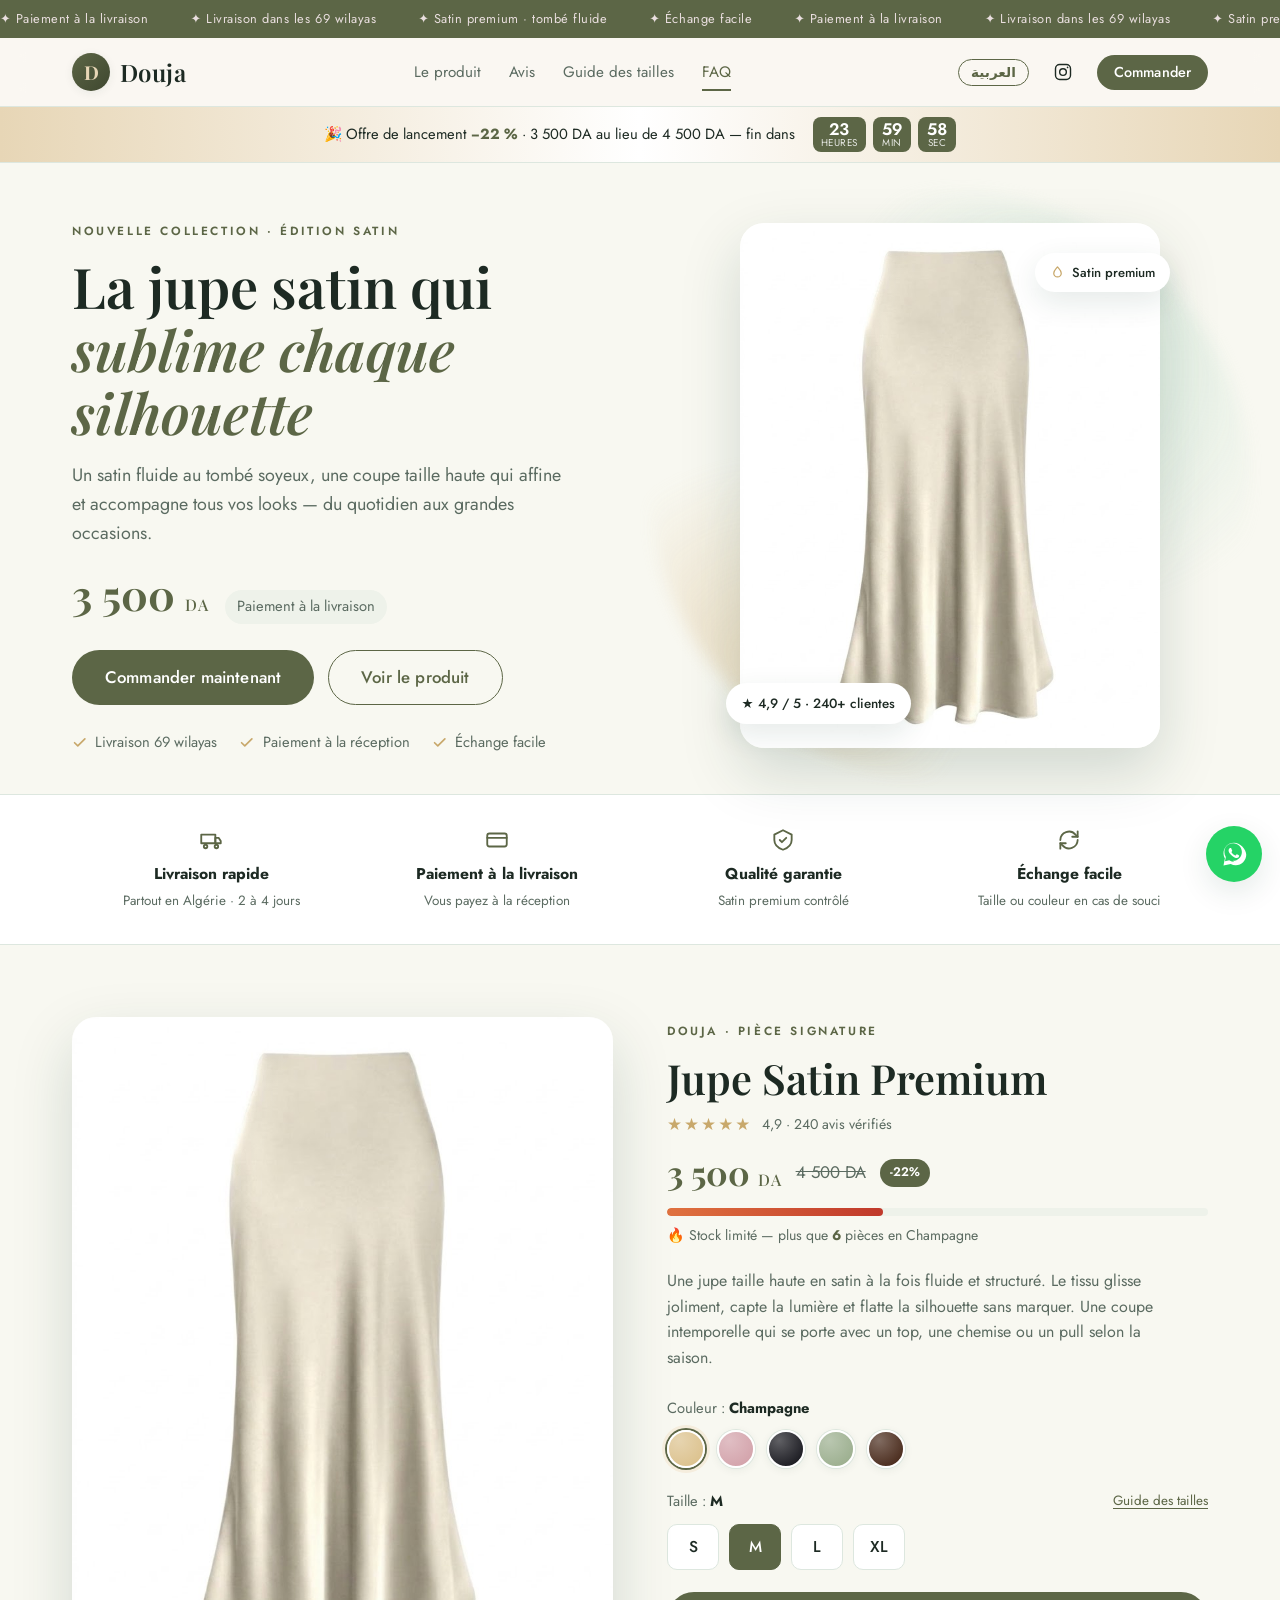
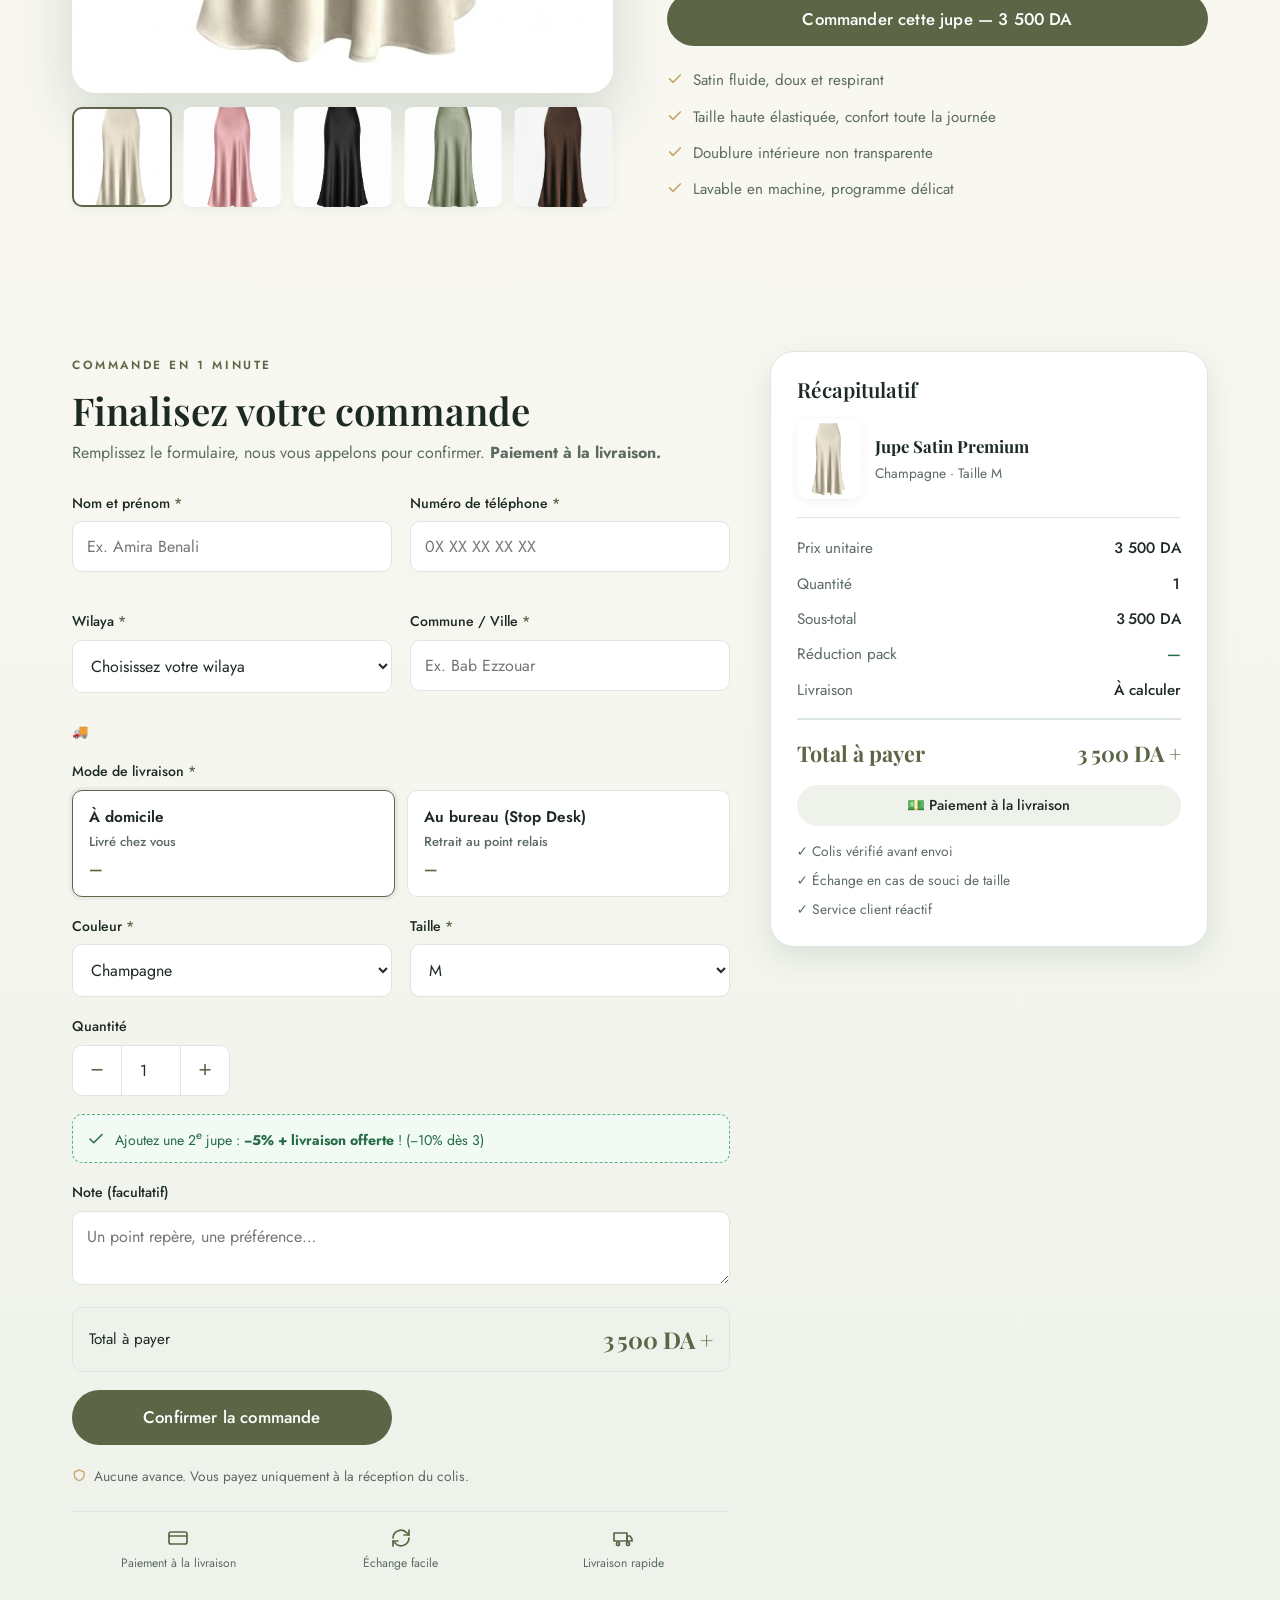
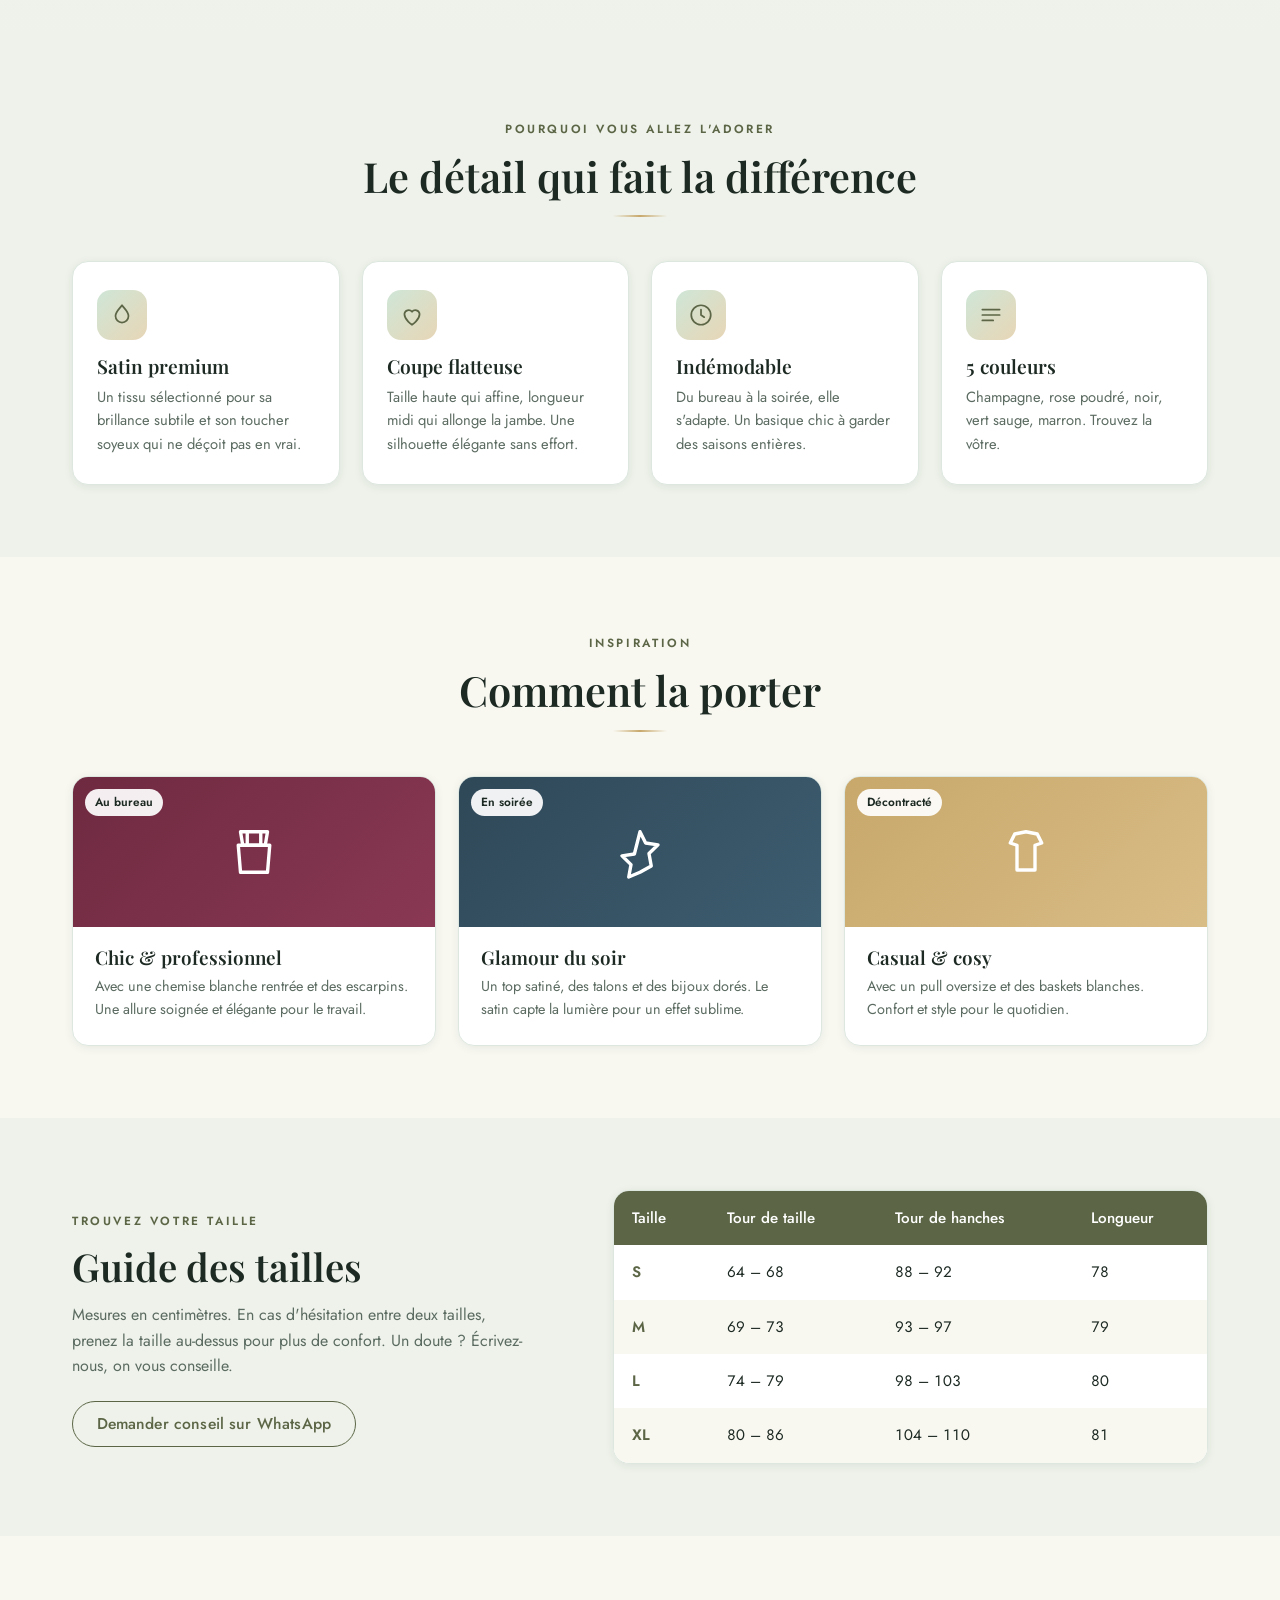
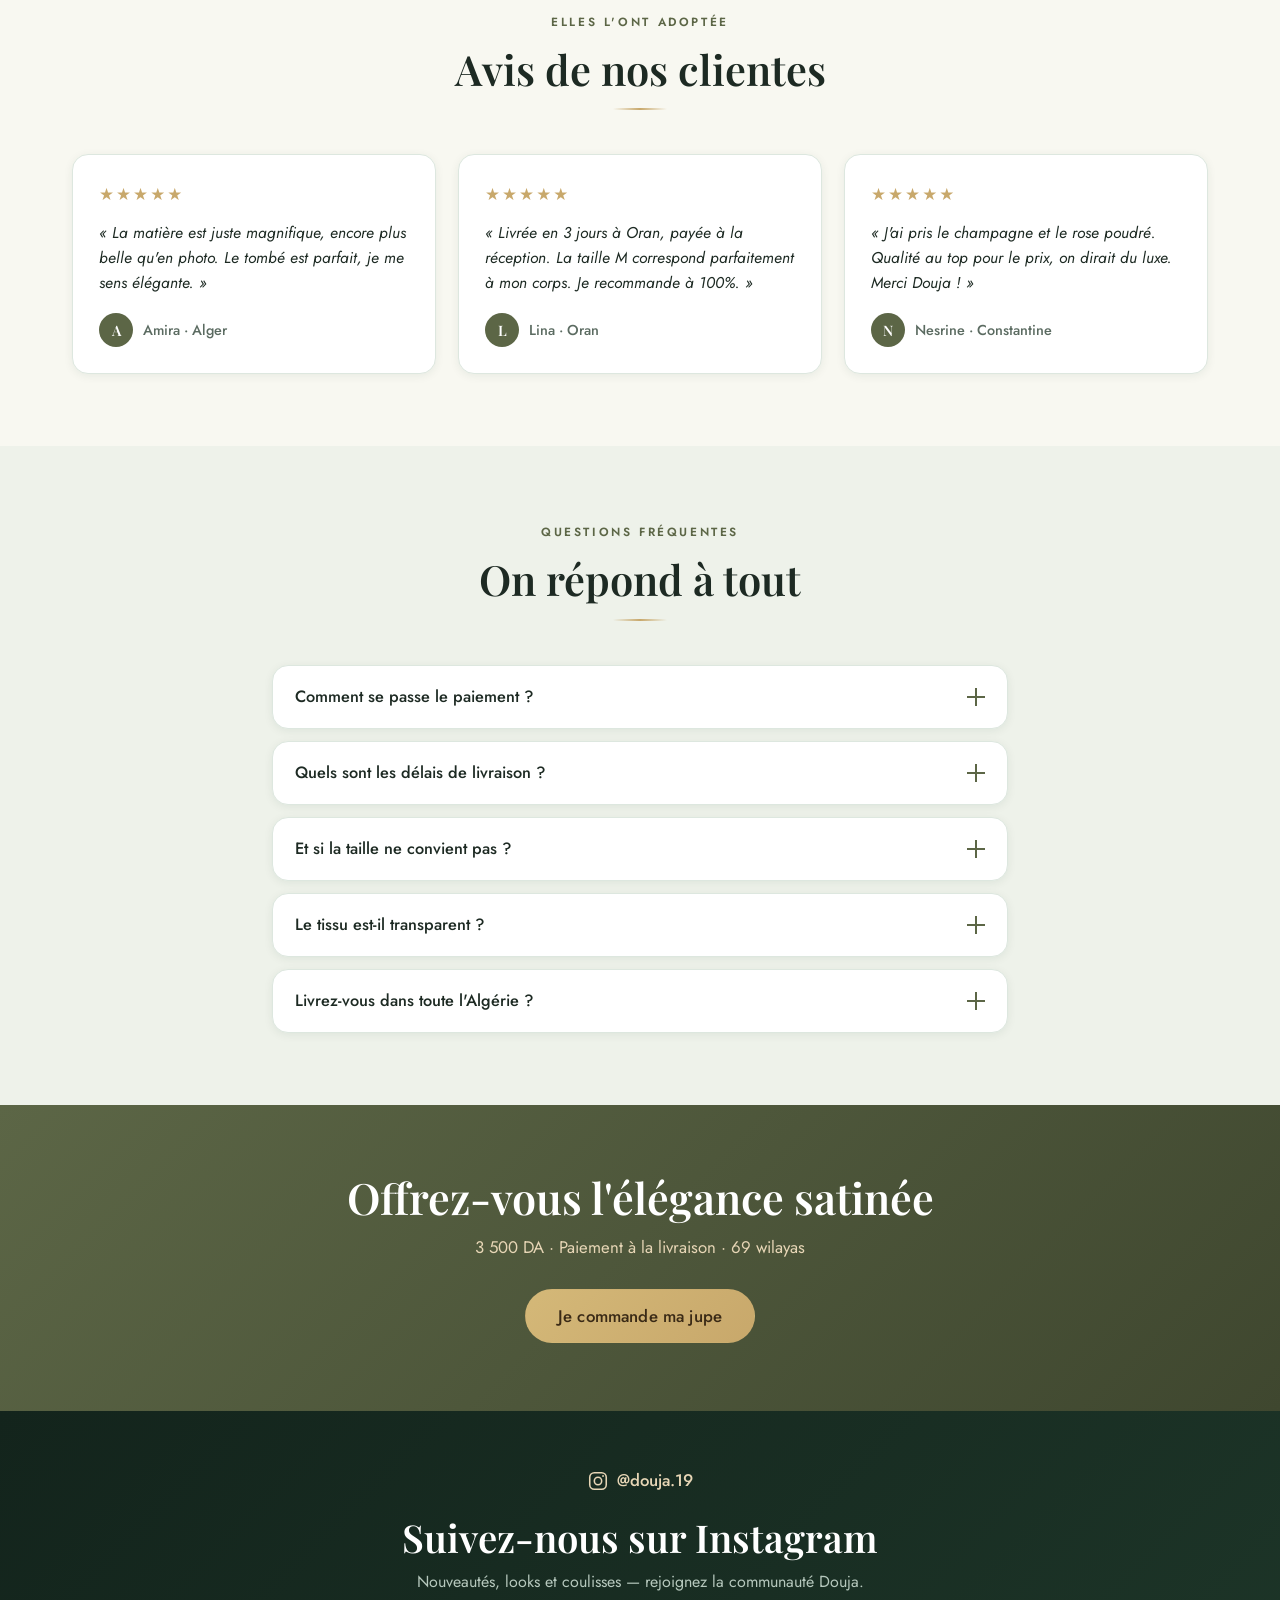
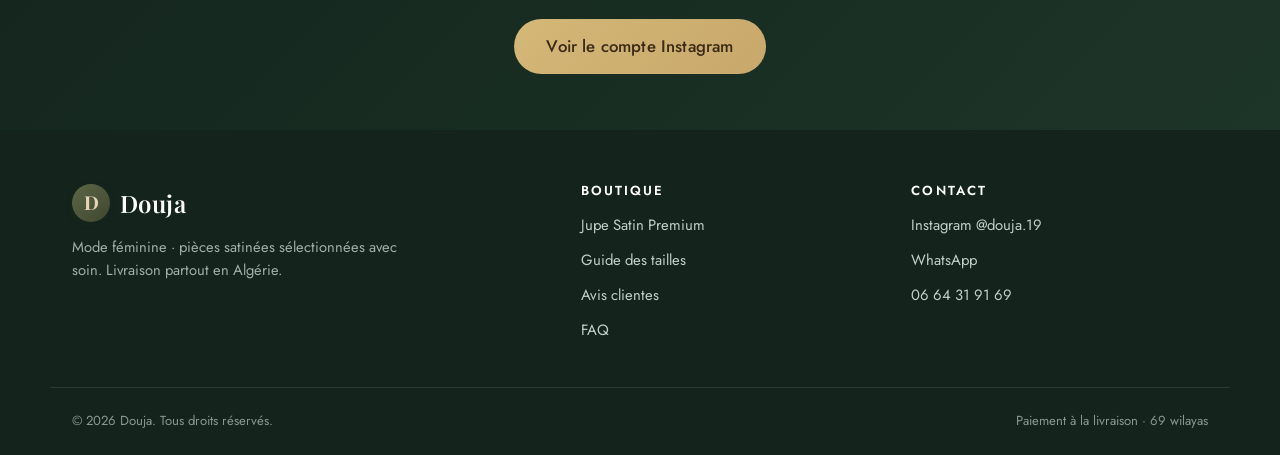
<file: index.html>
<!DOCTYPE html>
<html lang="fr">
<head>
<meta charset="UTF-8" />
<meta name="viewport" content="width=device-width, initial-scale=1" />
<title>Douja · Jupe Satin Premium — 3500 DA | Livraison 69 wilayas</title>
<meta name="description" content="Jupe en satin premium au tombé fluide et élégant. 3500 DA. Paiement à la livraison partout en Algérie. Commandez en 1 minute." />
<meta name="theme-color" content="#5c6646" />
<meta name="robots" content="index, follow" />
<link rel="canonical" href="https://youcef1712.github.io/douja-boutique/" />

<!-- Open Graph (partage Instagram / WhatsApp / Facebook) -->
<meta property="og:type" content="product" />
<meta property="og:site_name" content="Douja" />
<meta property="og:title" content="Jupe Satin Premium — Douja" />
<meta property="og:description" content="Élégance satinée · 3500 DA · Paiement à la livraison · 69 wilayas" />
<meta property="og:image" content="https://youcef1712.github.io/douja-boutique/images/og.svg" />
<meta property="og:image:width" content="1200" />
<meta property="og:image:height" content="630" />
<meta property="og:url" content="https://youcef1712.github.io/douja-boutique/" />
<meta property="og:locale" content="fr_DZ" />
<meta property="og:locale:alternate" content="ar_DZ" />

<!-- Twitter Card -->
<meta name="twitter:card" content="summary_large_image" />
<meta name="twitter:title" content="Jupe Satin Premium — Douja" />
<meta name="twitter:description" content="Élégance satinée · 3500 DA · Paiement à la livraison · 69 wilayas" />
<meta name="twitter:image" content="https://youcef1712.github.io/douja-boutique/images/og.svg" />

<!-- Mobile / PWA -->
<meta name="apple-mobile-web-app-capable" content="yes" />
<meta name="apple-mobile-web-app-title" content="Douja" />
<meta name="mobile-web-app-capable" content="yes" />

<!-- Favicon (logo D) -->
<link rel="icon" href="data:image/svg+xml,%3Csvg xmlns='http://www.w3.org/2000/svg' viewBox='0 0 64 64'%3E%3Ccircle cx='32' cy='32' r='32' fill='%235c6646'/%3E%3Ctext x='32' y='45' font-family='Georgia,serif' font-size='40' fill='%23e7d6b6' text-anchor='middle'%3ED%3C/text%3E%3C/svg%3E" />
<link rel="apple-touch-icon" href="data:image/svg+xml,%3Csvg xmlns='http://www.w3.org/2000/svg' viewBox='0 0 64 64'%3E%3Ccircle cx='32' cy='32' r='32' fill='%235c6646'/%3E%3Ctext x='32' y='45' font-family='Georgia,serif' font-size='40' fill='%23e7d6b6' text-anchor='middle'%3ED%3C/text%3E%3C/svg%3E" />
<link rel="manifest" href="site.webmanifest" />

<!-- Données structurées (SEO / Google) -->
<script type="application/ld+json">
{
  "@context": "https://schema.org/",
  "@type": "Product",
  "name": "Jupe Satin Premium",
  "description": "Jupe en satin premium, taille haute, tombé fluide. Disponible en 6 couleurs.",
  "brand": { "@type": "Brand", "name": "Douja" },
  "aggregateRating": { "@type": "AggregateRating", "ratingValue": "4.9", "reviewCount": "240" },
  "offers": {
    "@type": "Offer",
    "priceCurrency": "DZD",
    "price": "3500",
    "availability": "https://schema.org/InStock",
    "areaServed": "DZ"
  }
}
</script>

<link rel="preconnect" href="https://fonts.googleapis.com" />
<link rel="preconnect" href="https://fonts.gstatic.com" crossorigin />
<link href="https://fonts.googleapis.com/css2?family=Playfair+Display:ital,wght@0,500;0,600;0,700;1,500&family=Jost:wght@300;400;500;600&display=swap" rel="stylesheet" />
<link rel="stylesheet" href="css/styles.css" />
</head>
<body>

<!-- Barre d'annonce -->
<div class="announce">
  <div class="announce__track">
    <span data-i18n="ann.cod">✦ Paiement à la livraison</span>
    <span data-i18n="ann.deliver">✦ Livraison dans les 69 wilayas</span>
    <span data-i18n="ann.satin">✦ Satin premium · tombé fluide</span>
    <span data-i18n="ann.exchange">✦ Échange facile</span>
    <span data-i18n="ann.cod">✦ Paiement à la livraison</span>
    <span data-i18n="ann.deliver">✦ Livraison dans les 69 wilayas</span>
    <span data-i18n="ann.satin">✦ Satin premium · tombé fluide</span>
    <span data-i18n="ann.exchange">✦ Échange facile</span>
  </div>
</div>

<!-- Header -->
<header class="header" id="top">
  <div class="container header__inner">
    <a href="#top" class="brand" aria-label="Douja, accueil">
      <span class="brand__mark">D</span>
      <span class="brand__name">Douja</span>
    </a>
    <nav class="nav" aria-label="Navigation principale">
      <a href="#produit" data-i18n="nav.product">Le produit</a>
      <a href="#avis" data-i18n="nav.reviews">Avis</a>
      <a href="#guide" data-i18n="nav.sizes">Guide des tailles</a>
      <a href="#faq" data-i18n="nav.faq">FAQ</a>
    </nav>
    <div class="header__actions">
      <button class="lang-btn" id="langBtn" aria-label="Changer de langue / تغيير اللغة">العربية</button>
      <a class="icon-link" href="https://www.instagram.com/douja.19" target="_blank" rel="noopener" aria-label="Instagram Douja">
        <svg viewBox="0 0 24 24" width="20" height="20" fill="none" stroke="currentColor" stroke-width="1.7"><rect x="3" y="3" width="18" height="18" rx="5"/><circle cx="12" cy="12" r="4"/><circle cx="17.5" cy="6.5" r="1" fill="currentColor" stroke="none"/></svg>
      </a>
      <a class="btn btn--primary btn--sm" href="#order-form" data-i18n="cta.order">Commander</a>
    </div>
  </div>
</header>

<!-- Bande promo + compte à rebours -->
<div class="promo-strip">
  <div class="container promo-strip__inner">
    <span class="promo-strip__txt" data-i18n="promo.txt">🎉 Offre de lancement <b>−22 %</b> · 3 500 DA au lieu de 4 500 DA — fin dans</span>
    <span class="countdown" id="countdown" aria-label="Temps restant de l'offre">
      <span class="cd"><b id="cdH">00</b><small data-i18n="cd.hours">HEURES</small></span>
      <span class="cd"><b id="cdM">00</b><small data-i18n="cd.min">MIN</small></span>
      <span class="cd"><b id="cdS">00</b><small data-i18n="cd.sec">SEC</small></span>
    </span>
  </div>
</div>

<!-- Hero -->
<section class="hero">
  <div class="container hero__grid">
    <div class="hero__copy">
      <span class="eyebrow" data-i18n="hero.eyebrow">Nouvelle collection · Édition satin</span>
      <h1 data-i18n="hero.title">La jupe satin qui<br><em>sublime chaque silhouette</em></h1>
      <p class="lede" data-i18n="hero.lede">Un satin fluide au tombé soyeux, une coupe taille haute qui affine et accompagne tous vos looks — du quotidien aux grandes occasions.</p>

      <div class="hero__price">
        <span class="price">3 500 <small>DA</small></span>
        <span class="price-note" data-i18n="price.note">Paiement à la livraison</span>
      </div>

      <div class="hero__cta">
        <a href="#order-form" class="btn btn--primary btn--lg" data-i18n="hero.cta1">Commander maintenant</a>
        <a href="#produit" class="btn btn--ghost btn--lg" data-i18n="hero.cta2">Voir le produit</a>
      </div>

      <ul class="hero__trust">
        <li><svg viewBox="0 0 24 24" class="ic"><path d="M20 6 9 17l-5-5"/></svg> <span data-i18n="hero.trust1">Livraison 69 wilayas</span></li>
        <li><svg viewBox="0 0 24 24" class="ic"><path d="M20 6 9 17l-5-5"/></svg> <span data-i18n="hero.trust2">Paiement à la réception</span></li>
        <li><svg viewBox="0 0 24 24" class="ic"><path d="M20 6 9 17l-5-5"/></svg> <span data-i18n="hero.trust3">Échange facile</span></li>
      </ul>
    </div>

    <div class="hero__visual">
      <div class="hero__card">
        <div class="product-photo" data-color="#dcc28e" id="heroPhoto" role="img" aria-label="Jupe satin"></div>
        <div class="hero__badge" data-i18n="hero.badge">★ 4,9 / 5 · 240+ clientes</div>
        <div class="hero__chip">
          <svg viewBox="0 0 24 24" fill="none" stroke="currentColor" stroke-width="2" stroke-linecap="round" stroke-linejoin="round"><path d="M12 3c3 4 6 6 6 10a6 6 0 0 1-12 0c0-4 3-6 6-10z"/></svg>
          <span data-i18n="hero.chip">Satin premium</span>
        </div>
      </div>
      <div class="hero__blob"></div>
    </div>
  </div>
</section>

<!-- Bandeau de confiance -->
<section class="trust-bar">
  <div class="container trust-bar__grid">
    <div class="trust">
      <svg viewBox="0 0 24 24" class="ic-lg"><path d="M3 7h13v8H3z"/><path d="M16 10h3l2 3v2h-5z"/><circle cx="7" cy="18" r="1.6"/><circle cx="17" cy="18" r="1.6"/></svg>
      <b data-i18n="trust.fast.t">Livraison rapide</b><span data-i18n="trust.fast.s">Partout en Algérie · 2 à 4 jours</span>
    </div>
    <div class="trust">
      <svg viewBox="0 0 24 24" class="ic-lg"><rect x="3" y="6" width="18" height="12" rx="2"/><path d="M3 10h18"/></svg>
      <b data-i18n="trust.cod.t">Paiement à la livraison</b><span data-i18n="trust.cod.s">Vous payez à la réception</span>
    </div>
    <div class="trust">
      <svg viewBox="0 0 24 24" class="ic-lg"><path d="M12 3l8 4v5c0 5-3.5 7.5-8 9-4.5-1.5-8-4-8-9V7z"/><path d="M9 12l2 2 4-4"/></svg>
      <b data-i18n="trust.qual.t">Qualité garantie</b><span data-i18n="trust.qual.s">Satin premium contrôlé</span>
    </div>
    <div class="trust">
      <svg viewBox="0 0 24 24" class="ic-lg"><path d="M4 12a8 8 0 0 1 14-5l2 2"/><path d="M20 4v5h-5"/><path d="M20 12a8 8 0 0 1-14 5l-2-2"/><path d="M4 20v-5h5"/></svg>
      <b data-i18n="trust.exch.t">Échange facile</b><span data-i18n="trust.exch.s">Taille ou couleur en cas de souci</span>
    </div>
  </div>
</section>

<!-- Produit -->
<section class="section" id="produit">
  <div class="container product">
    <div class="product__gallery">
      <div class="product__main product-photo" id="mainPhoto" data-color="#dcc28e" role="img" aria-label="Jupe satin couleur sélectionnée"></div>
      <div class="product__thumbs" id="thumbs">
        <button class="thumb is-active product-photo" data-name="Champagne" aria-label="Champagne"></button>
        <button class="thumb product-photo" data-name="Rose poudré" aria-label="Rose poudré"></button>
        <button class="thumb product-photo" data-name="Noir" aria-label="Noir"></button>
        <button class="thumb product-photo" data-name="Vert sauge" aria-label="Vert sauge"></button>
        <button class="thumb product-photo" data-name="Marron" aria-label="Marron"></button>
      </div>
    </div>

    <div class="product__info">
      <span class="eyebrow" data-i18n="prod.eyebrow">Douja · Pièce signature</span>
      <h2 data-i18n="prod.title">Jupe Satin Premium</h2>
      <div class="rating">
        <span class="stars" aria-hidden="true">★★★★★</span>
        <span class="rating__text" data-i18n="prod.rating">4,9 · 240 avis vérifiés</span>
      </div>

      <div class="product__price">
        <span class="price price--md">3 500 <small>DA</small></span>
        <span class="price-strike">4 500 DA</span>
        <span class="tag-sale">-22%</span>
      </div>

      <div class="stock">
        <div class="stock__bar"><span id="stockFill" style="width:30%"></span></div>
        <p class="stock__txt"><span data-i18n="stock.pre">🔥 Stock limité — plus que</span> <strong id="stockLeft">7</strong> <span data-i18n="stock.mid">pièces en</span> <span id="stockColor">Champagne</span></p>
      </div>

      <p class="product__desc" data-i18n="prod.desc">Une jupe taille haute en satin à la fois fluide et structuré. Le tissu glisse joliment, capte la lumière et flatte la silhouette sans marquer. Une coupe intemporelle qui se porte avec un top, une chemise ou un pull selon la saison.</p>

      <!-- Couleur -->
      <div class="opt">
        <div class="opt__label"><span data-i18n="opt.color">Couleur :</span> <strong id="colorName">Champagne</strong></div>
        <div class="swatches" id="swatches" role="radiogroup" aria-label="Couleur">
          <button class="swatch is-active" style="--c:#dcc28e" data-name="Champagne" role="radio" aria-checked="true" aria-label="Champagne"></button>
          <button class="swatch" style="--c:#d3a3ab" data-name="Rose poudré" role="radio" aria-checked="false" aria-label="Rose poudré"></button>
          <button class="swatch" style="--c:#1c1c22" data-name="Noir" role="radio" aria-checked="false" aria-label="Noir"></button>
          <button class="swatch" style="--c:#9caf8f" data-name="Vert sauge" role="radio" aria-checked="false" aria-label="Vert sauge"></button>
          <button class="swatch" style="--c:#4a2c1d" data-name="Marron" role="radio" aria-checked="false" aria-label="Marron"></button>
        </div>
      </div>

      <!-- Taille -->
      <div class="opt">
        <div class="opt__label"><span data-i18n="opt.size">Taille :</span> <strong id="sizeName">M</strong> <a href="#guide" class="opt__guide" data-i18n="opt.guide">Guide des tailles</a></div>
        <div class="sizes" id="sizes" role="radiogroup" aria-label="Taille">
          <button class="size" data-size="S" role="radio" aria-checked="false">S</button>
          <button class="size is-active" data-size="M" role="radio" aria-checked="true">M</button>
          <button class="size" data-size="L" role="radio" aria-checked="false">L</button>
          <button class="size" data-size="XL" role="radio" aria-checked="false">XL</button>
        </div>
      </div>

      <a href="#order-form" class="btn btn--primary btn--lg btn--block" id="toOrderBtn" data-i18n="cta.orderThis">Commander cette jupe — 3 500 DA</a>

      <ul class="product__points">
        <li><svg viewBox="0 0 24 24" class="ic"><path d="M20 6 9 17l-5-5"/></svg> <span data-i18n="prod.p1">Satin fluide, doux et respirant</span></li>
        <li><svg viewBox="0 0 24 24" class="ic"><path d="M20 6 9 17l-5-5"/></svg> <span data-i18n="prod.p2">Taille haute élastiquée, confort toute la journée</span></li>
        <li><svg viewBox="0 0 24 24" class="ic"><path d="M20 6 9 17l-5-5"/></svg> <span data-i18n="prod.p3">Doublure intérieure non transparente</span></li>
        <li><svg viewBox="0 0 24 24" class="ic"><path d="M20 6 9 17l-5-5"/></svg> <span data-i18n="prod.p4">Lavable en machine, programme délicat</span></li>
      </ul>
    </div>
  </div>
</section>

<!-- Atouts -->
<section class="section section--soft" id="atouts">
  <div class="container">
    <div class="section__head">
      <span class="eyebrow" data-i18n="feat.eyebrow">Pourquoi vous allez l'adorer</span>
      <h2 data-i18n="feat.head">Le détail qui fait la différence</h2>
    </div>
    <div class="features">
      <article class="feature">
        <div class="feature__ic"><svg viewBox="0 0 24 24"><path d="M12 3c3 4 6 6 6 10a6 6 0 0 1-12 0c0-4 3-6 6-10z"/></svg></div>
        <h3 data-i18n="feat1.t">Satin premium</h3>
        <p data-i18n="feat1.p">Un tissu sélectionné pour sa brillance subtile et son toucher soyeux qui ne déçoit pas en vrai.</p>
      </article>
      <article class="feature">
        <div class="feature__ic"><svg viewBox="0 0 24 24"><path d="M12 21s-7-4.5-7-10a4 4 0 0 1 7-2 4 4 0 0 1 7 2c0 5.5-7 10-7 10z"/></svg></div>
        <h3 data-i18n="feat2.t">Coupe flatteuse</h3>
        <p data-i18n="feat2.p">Taille haute qui affine, longueur midi qui allonge la jambe. Une silhouette élégante sans effort.</p>
      </article>
      <article class="feature">
        <div class="feature__ic"><svg viewBox="0 0 24 24"><circle cx="12" cy="12" r="9"/><path d="M12 7v5l3 2"/></svg></div>
        <h3 data-i18n="feat3.t">Indémodable</h3>
        <p data-i18n="feat3.p">Du bureau à la soirée, elle s'adapte. Un basique chic à garder des saisons entières.</p>
      </article>
      <article class="feature">
        <div class="feature__ic"><svg viewBox="0 0 24 24"><path d="M4 7h16M4 12h16M4 17h10"/></svg></div>
        <h3 data-i18n="feat4.t">5 couleurs</h3>
        <p data-i18n="feat4.p">Champagne, rose poudré, noir, vert sauge, marron. Trouvez la vôtre.</p>
      </article>
    </div>
  </div>
</section>

<!-- Lookbook -->
<section class="section" id="looks">
  <div class="container">
    <div class="section__head">
      <span class="eyebrow" data-i18n="looks.eyebrow">Inspiration</span>
      <h2 data-i18n="looks.head">Comment la porter</h2>
    </div>
    <div class="looks">
      <article class="look">
        <div class="look__top">
          <span class="look__tag" data-i18n="look1.tag">Au bureau</span>
          <svg viewBox="0 0 24 24"><path d="M6 3h12l-1 6H7z"/><path d="M5 9h14l-1 12H6z"/><path d="M9 3v6M15 3v6"/></svg>
        </div>
        <div class="look__body">
          <h3 data-i18n="look1.t">Chic & professionnel</h3>
          <p data-i18n="look1.p">Avec une chemise blanche rentrée et des escarpins. Une allure soignée et élégante pour le travail.</p>
        </div>
      </article>
      <article class="look">
        <div class="look__top">
          <span class="look__tag" data-i18n="look2.tag">En soirée</span>
          <svg viewBox="0 0 24 24"><path d="M12 3l2.5 5 5.5.8-4 3.9 1 5.5L12 21l-5 2.1 1-5.5-4-3.9 5.5-.8z"/></svg>
        </div>
        <div class="look__body">
          <h3 data-i18n="look2.t">Glamour du soir</h3>
          <p data-i18n="look2.p">Un top satiné, des talons et des bijoux dorés. Le satin capte la lumière pour un effet sublime.</p>
        </div>
      </article>
      <article class="look">
        <div class="look__top">
          <span class="look__tag" data-i18n="look3.tag">Décontracté</span>
          <svg viewBox="0 0 24 24"><path d="M7 4l5-1 5 1 2 4-3 1v11H8V9L5 8z"/></svg>
        </div>
        <div class="look__body">
          <h3 data-i18n="look3.t">Casual & cosy</h3>
          <p data-i18n="look3.p">Avec un pull oversize et des baskets blanches. Confort et style pour le quotidien.</p>
        </div>
      </article>
    </div>
  </div>
</section>

<!-- Guide des tailles -->
<section class="section section--soft" id="guide">
  <div class="container guide">
    <div class="guide__intro">
      <span class="eyebrow" data-i18n="guide.eyebrow">Trouvez votre taille</span>
      <h2 data-i18n="guide.head">Guide des tailles</h2>
      <p data-i18n="guide.p">Mesures en centimètres. En cas d'hésitation entre deux tailles, prenez la taille au-dessus pour plus de confort. Un doute ? Écrivez-nous, on vous conseille.</p>
      <a class="btn btn--ghost" href="https://wa.me/213664319169" target="_blank" rel="noopener" data-i18n="guide.btn">Demander conseil sur WhatsApp</a>
    </div>
    <div class="guide__table-wrap">
      <table class="guide__table">
        <thead>
          <tr><th data-i18n="th.size">Taille</th><th data-i18n="th.waist">Tour de taille</th><th data-i18n="th.hip">Tour de hanches</th><th data-i18n="th.len">Longueur</th></tr>
        </thead>
        <tbody>
          <tr><td>S</td><td>64 – 68</td><td>88 – 92</td><td>78</td></tr>
          <tr><td>M</td><td>69 – 73</td><td>93 – 97</td><td>79</td></tr>
          <tr><td>L</td><td>74 – 79</td><td>98 – 103</td><td>80</td></tr>
          <tr><td>XL</td><td>80 – 86</td><td>104 – 110</td><td>81</td></tr>
        </tbody>
      </table>
    </div>
  </div>
</section>

<!-- Avis -->
<section class="section" id="avis">
  <div class="container">
    <div class="section__head">
      <span class="eyebrow" data-i18n="rev.eyebrow">Elles l'ont adoptée</span>
      <h2 data-i18n="rev.head">Avis de nos clientes</h2>
    </div>
    <div class="reviews">
      <article class="review">
        <div class="stars">★★★★★</div>
        <p data-i18n="rev1.p">« La matière est juste magnifique, encore plus belle qu'en photo. Le tombé est parfait, je me sens élégante. »</p>
        <div class="review__who"><span class="avatar">A</span> <span data-i18n="rev1.who">Amira · Alger</span></div>
      </article>
      <article class="review">
        <div class="stars">★★★★★</div>
        <p data-i18n="rev2.p">« Livrée en 3 jours à Oran, payée à la réception. La taille M correspond parfaitement à mon corps. Je recommande à 100%. »</p>
        <div class="review__who"><span class="avatar">L</span> <span data-i18n="rev2.who">Lina · Oran</span></div>
      </article>
      <article class="review">
        <div class="stars">★★★★★</div>
        <p data-i18n="rev3.p">« J'ai pris le champagne et le rose poudré. Qualité au top pour le prix, on dirait du luxe. Merci Douja ! »</p>
        <div class="review__who"><span class="avatar">N</span> <span data-i18n="rev3.who">Nesrine · Constantine</span></div>
      </article>
    </div>
  </div>
</section>

<!-- COMMANDE -->
<section class="section order" id="commander">
  <div class="container order__grid">
    <div class="order__form-wrap" id="order-form">
      <span class="eyebrow" data-i18n="order.eyebrow">Commande en 1 minute</span>
      <h2 data-i18n="order.head">Finalisez votre commande</h2>
      <p class="order__sub" data-i18n="order.sub">Remplissez le formulaire, nous vous appelons pour confirmer. <strong>Paiement à la livraison.</strong></p>

      <form class="form" id="orderForm" novalidate>
        <div class="field">
          <label for="fullname"><span data-i18n="f.name">Nom et prénom</span> <span class="req">*</span></label>
          <input id="fullname" name="fullname" type="text" autocomplete="name" placeholder="Ex. Amira Benali" data-i18n-ph="ph.name" required />
          <small class="error" data-for="fullname"></small>
        </div>

        <div class="field">
          <label for="phone"><span data-i18n="f.phone">Numéro de téléphone</span> <span class="req">*</span></label>
          <input id="phone" name="phone" type="tel" inputmode="tel" autocomplete="tel" placeholder="0X XX XX XX XX" data-i18n-ph="ph.phone" required />
          <small class="error" data-for="phone"></small>
        </div>

        <div class="field">
          <label for="wilaya"><span data-i18n="f.wilaya">Wilaya</span> <span class="req">*</span></label>
          <select id="wilaya" name="wilaya" required>
            <option value="" selected disabled data-i18n="ph.wilaya">Choisissez votre wilaya</option>
          </select>
          <small class="error" data-for="wilaya"></small>
          <small class="ship-eta" id="shipEta" hidden></small>
        </div>

        <div class="field">
          <label for="commune"><span data-i18n="f.commune">Commune / Ville</span> <span class="req">*</span></label>
          <input id="commune" name="commune" type="text" placeholder="Ex. Bab Ezzouar" data-i18n-ph="ph.commune" required />
          <small class="error" data-for="commune"></small>
        </div>

        <div class="field field--full">
          <label><span data-i18n="f.delivery">Mode de livraison</span> <span class="req">*</span></label>
          <div class="radio-cards" id="delivery">
            <label class="radio-card is-active">
              <input type="radio" name="delivery" value="domicile" checked />
              <span class="radio-card__title" data-i18n="del.home.t">À domicile</span>
              <span class="radio-card__desc" data-i18n="del.home.d">Livré chez vous</span>
              <span class="radio-card__price" data-fee="domicile">—</span>
            </label>
            <label class="radio-card">
              <input type="radio" name="delivery" value="stopdesk" />
              <span class="radio-card__title" data-i18n="del.desk.t">Au bureau (Stop Desk)</span>
              <span class="radio-card__desc" data-i18n="del.desk.d">Retrait au point relais</span>
              <span class="radio-card__price" data-fee="stopdesk">—</span>
            </label>
          </div>
        </div>

        <div class="field">
          <label for="orderColor"><span data-i18n="f.color">Couleur</span> <span class="req">*</span></label>
          <select id="orderColor" name="color" required>
            <option value="Champagne" data-i18n="col.champagne">Champagne</option>
            <option value="Rose poudré" data-i18n="col.rose">Rose poudré</option>
            <option value="Noir" data-i18n="col.noir">Noir</option>
            <option value="Vert sauge" data-i18n="col.vert">Vert sauge</option>
            <option value="Marron" data-i18n="col.marron">Marron</option>
          </select>
        </div>

        <div class="field">
          <label for="orderSize"><span data-i18n="f.size">Taille</span> <span class="req">*</span></label>
          <select id="orderSize" name="size" required>
            <option value="S">S</option>
            <option value="M" selected>M</option>
            <option value="L">L</option>
            <option value="XL">XL</option>
          </select>
        </div>

        <div class="field">
          <label for="qty" data-i18n="f.qty">Quantité</label>
          <div class="stepper">
            <button type="button" class="stepper__btn" data-step="-1" aria-label="Diminuer">−</button>
            <input id="qty" name="qty" type="number" min="1" max="10" value="1" inputmode="numeric" readonly />
            <button type="button" class="stepper__btn" data-step="1" aria-label="Augmenter">+</button>
          </div>
        </div>

        <div class="bundle-nudge" id="bundleNudge">
          <svg viewBox="0 0 24 24" fill="none" stroke-width="2" stroke-linecap="round" stroke-linejoin="round"><path d="M20 6 9 17l-5-5"/></svg>
          <span id="bundleText">Ajoutez une 2<sup>e</sup> jupe et la <strong>livraison est offerte</strong> !</span>
        </div>

        <div class="field field--full">
          <label for="note" data-i18n="f.note">Note (facultatif)</label>
          <textarea id="note" name="note" rows="2" placeholder="Un point repère, une préférence…" data-i18n-ph="ph.note"></textarea>
        </div>

        <div class="form-total">
          <span data-i18n="sum.total">Total à payer</span>
          <strong id="sumTotalForm">—</strong>
        </div>

        <button type="submit" class="btn btn--primary btn--lg btn--block" id="submitBtn" data-i18n="f.submit">
          Confirmer la commande
        </button>
        <p class="form__reassure">
          <svg viewBox="0 0 24 24" class="ic"><path d="M12 3l8 4v5c0 5-3.5 7.5-8 9-4.5-1.5-8-4-8-9V7z"/></svg>
          <span data-i18n="f.reassure">Aucune avance. Vous payez uniquement à la réception du colis.</span>
        </p>

        <div class="reassure-row">
          <div class="reassure-row__item">
            <svg viewBox="0 0 24 24"><rect x="3" y="6" width="18" height="12" rx="2"/><path d="M3 10h18"/></svg>
            <span data-i18n="rr.cod">Paiement à la livraison</span>
          </div>
          <div class="reassure-row__item">
            <svg viewBox="0 0 24 24"><path d="M4 12a8 8 0 0 1 14-5l2 2"/><path d="M20 4v5h-5"/><path d="M20 12a8 8 0 0 1-14 5l-2-2"/><path d="M4 20v-5h5"/></svg>
            <span data-i18n="rr.exch">Échange facile</span>
          </div>
          <div class="reassure-row__item">
            <svg viewBox="0 0 24 24"><path d="M3 7h13v8H3z"/><path d="M16 10h3l2 3v2h-5z"/><circle cx="7" cy="18" r="1.6"/><circle cx="17" cy="18" r="1.6"/></svg>
            <span data-i18n="rr.fast">Livraison rapide</span>
          </div>
        </div>
      </form>
    </div>

    <!-- Récapitulatif -->
    <aside class="order__summary">
      <div class="summary">
        <h3 data-i18n="sum.title">Récapitulatif</h3>
        <div class="summary__item">
          <div class="summary__photo product-photo" id="summaryPhoto" data-color="#dcc28e"></div>
          <div>
            <b data-i18n="sum.prodName">Jupe Satin Premium</b>
            <span id="summaryVariant" class="summary__variant">Champagne · Taille M</span>
          </div>
        </div>
        <dl class="summary__lines">
          <div><dt data-i18n="sum.unit">Prix unitaire</dt><dd>3 500 DA</dd></div>
          <div><dt data-i18n="sum.qty">Quantité</dt><dd id="sumQty">1</dd></div>
          <div><dt data-i18n="sum.sub">Sous-total</dt><dd id="sumSub">3 500 DA</dd></div>
          <div id="sumDiscountRow" hidden><dt data-i18n="sum.discount">Réduction pack</dt><dd id="sumDiscount" class="ship-free">—</dd></div>
          <div><dt><span data-i18n="sum.ship">Livraison</span> <span id="sumWilaya" class="muted"></span></dt><dd id="sumShip">—</dd></div>
        </dl>
        <div class="summary__total">
          <span data-i18n="sum.total">Total à payer</span>
          <span id="sumTotal">—</span>
        </div>
        <p class="summary__cod" data-i18n="sum.cod">💵 Paiement à la livraison</p>
        <ul class="summary__assure">
          <li data-i18n="sum.a1">✓ Colis vérifié avant envoi</li>
          <li data-i18n="sum.a2">✓ Échange en cas de souci de taille</li>
          <li data-i18n="sum.a3">✓ Service client réactif</li>
        </ul>
      </div>
    </aside>
  </div>
</section>

<!-- FAQ -->
<section class="section section--soft" id="faq">
  <div class="container faq">
    <div class="section__head">
      <span class="eyebrow" data-i18n="faq.eyebrow">Questions fréquentes</span>
      <h2 data-i18n="faq.head">On répond à tout</h2>
    </div>
    <div class="accordion" id="accordion">
      <details>
        <summary><span data-i18n="q1">Comment se passe le paiement ?</span><span class="acc__plus"></span></summary>
        <p data-i18n="a1">Vous payez en espèces, à la réception du colis. Aucune avance ni carte bancaire n'est demandée.</p>
      </details>
      <details>
        <summary><span data-i18n="q2">Quels sont les délais de livraison ?</span><span class="acc__plus"></span></summary>
        <p data-i18n="a2">Comptez 2 à 4 jours ouvrables selon votre wilaya. Nous vous appelons pour confirmer avant l'expédition.</p>
      </details>
      <details>
        <summary><span data-i18n="q3">Et si la taille ne convient pas ?</span><span class="acc__plus"></span></summary>
        <p data-i18n="a3">Pas d'inquiétude : on organise un échange de taille ou de couleur. Contactez-nous via WhatsApp ou Instagram.</p>
      </details>
      <details>
        <summary><span data-i18n="q4">Le tissu est-il transparent ?</span><span class="acc__plus"></span></summary>
        <p data-i18n="a4">Non. La jupe est doublée à l'intérieur pour un rendu opaque et confortable.</p>
      </details>
      <details>
        <summary><span data-i18n="q5">Livrez-vous dans toute l'Algérie ?</span><span class="acc__plus"></span></summary>
        <p data-i18n="a5">Oui, nous livrons dans les 69 wilayas, à domicile ou au bureau (stop desk).</p>
      </details>
    </div>
  </div>
</section>

<!-- CTA final -->
<section class="cta-final">
  <div class="container cta-final__inner">
    <h2 data-i18n="cta.head">Offrez-vous l'élégance satinée</h2>
    <p data-i18n="cta.p">3 500 DA · Paiement à la livraison · 69 wilayas</p>
    <a href="#order-form" class="btn btn--gold btn--lg" data-i18n="cta.btn">Je commande ma jupe</a>
  </div>
</section>

<!-- Bandeau Instagram -->
<section class="insta">
  <div class="container">
    <span class="insta__handle">
      <svg viewBox="0 0 24 24" fill="none" stroke="currentColor" stroke-width="1.7"><rect x="3" y="3" width="18" height="18" rx="5"/><circle cx="12" cy="12" r="4"/><circle cx="17.5" cy="6.5" r="1" fill="currentColor" stroke="none"/></svg>
      @douja.19
    </span>
    <h2 data-i18n="insta.head">Suivez-nous sur Instagram</h2>
    <p data-i18n="insta.p">Nouveautés, looks et coulisses — rejoignez la communauté Douja.</p>
    <a class="btn btn--lg" href="https://www.instagram.com/douja.19" target="_blank" rel="noopener" data-i18n="insta.btn">Voir le compte Instagram</a>
  </div>
</section>

<!-- Footer -->
<footer class="footer">
  <div class="container footer__grid">
    <div class="footer__brand">
      <a href="#top" class="brand brand--light">
        <span class="brand__mark">D</span><span class="brand__name">Douja</span>
      </a>
      <p data-i18n="foot.brandP">Mode féminine · pièces satinées sélectionnées avec soin. Livraison partout en Algérie.</p>
    </div>
    <div class="footer__col">
      <h4 data-i18n="foot.shop">Boutique</h4>
      <a href="#produit" data-i18n="foot.l1">Jupe Satin Premium</a>
      <a href="#guide" data-i18n="foot.l2">Guide des tailles</a>
      <a href="#avis" data-i18n="foot.l3">Avis clientes</a>
      <a href="#faq" data-i18n="foot.l4">FAQ</a>
    </div>
    <div class="footer__col">
      <h4 data-i18n="foot.contact">Contact</h4>
      <a href="https://www.instagram.com/douja.19" target="_blank" rel="noopener">Instagram @douja.19</a>
      <a href="https://wa.me/213664319169" target="_blank" rel="noopener">WhatsApp</a>
      <a href="tel:+213664319169">06 64 31 91 69</a>
    </div>
  </div>
  <div class="footer__bottom container">
    <span>© <span id="year"></span> Douja. <span data-i18n="foot.rights">Tous droits réservés.</span></span>
    <span data-i18n="foot.cod">Paiement à la livraison · 69 wilayas</span>
  </div>
</footer>

<!-- Barre commande mobile fixe -->
<div class="mobile-bar">
  <div class="mobile-bar__price">
    <small data-i18n="mb.name">Jupe Satin</small>
    <b>3 500 DA</b>
  </div>
  <a href="#order-form" class="btn btn--primary" data-i18n="mb.order">Commander</a>
</div>

<!-- Bouton retour en haut -->
<button class="to-top" id="toTop" aria-label="Revenir en haut">
  <svg viewBox="0 0 24 24"><path d="M12 19V5M5 12l7-7 7 7"/></svg>
</button>

<!-- Bouton WhatsApp flottant -->
<a class="wa-float" href="https://wa.me/213664319169" target="_blank" rel="noopener" aria-label="Contacter sur WhatsApp">
  <svg viewBox="0 0 32 32" width="28" height="28" fill="currentColor"><path d="M16 3C9.4 3 4 8.4 4 15c0 2.1.6 4.1 1.6 5.9L4 29l8.3-1.6c1.7.9 3.6 1.4 5.7 1.4 6.6 0 12-5.4 12-12S22.6 3 16 3zm0 21.8c-1.8 0-3.5-.5-5-1.4l-.4-.2-4.9 1 1-4.8-.2-.4c-1-1.6-1.5-3.4-1.5-5.3 0-5.5 4.5-10 10-10s10 4.5 10 10-4.5 10.1-10 10.1zm5.5-7.5c-.3-.2-1.8-.9-2-1-.3-.1-.5-.2-.7.2-.2.3-.8 1-.9 1.1-.2.2-.3.2-.6.1-1.8-.9-3-1.6-4.2-3.6-.3-.5.3-.5.8-1.6.1-.2 0-.4 0-.5 0-.2-.7-1.7-1-2.3-.3-.6-.5-.5-.7-.5h-.6c-.2 0-.5.1-.8.4-.3.3-1 1-1 2.5s1.1 2.9 1.2 3.1c.2.2 2.1 3.2 5.1 4.5 3 1.3 3 .9 3.5.8.5 0 1.8-.7 2-1.4.3-.7.3-1.3.2-1.4-.1-.2-.3-.3-.6-.4z"/></svg>
</a>

<!-- Modal de confirmation -->
<div class="modal" id="confirmModal" aria-hidden="true">
  <div class="modal__overlay" data-close></div>
  <div class="modal__box" role="dialog" aria-modal="true" aria-labelledby="modalTitle">
    <button class="modal__close" data-close aria-label="Fermer">×</button>
    <div class="modal__check">
      <svg viewBox="0 0 24 24"><path d="M20 6 9 17l-5-5"/></svg>
    </div>
    <h3 id="modalTitle" data-i18n="modal.title">Commande reçue ! 🎉</h3>
    <p id="modalBody">Merci <strong id="modalName">!</strong> Votre commande est bien enregistrée. Nous vous appelons très vite au <strong id="modalPhone"></strong> pour la confirmer.</p>
    <div class="modal__recap" id="modalRecap"></div>
    <p class="modal__hint" data-i18n="modal.hint">Envoyez votre commande pour la valider — choisissez WhatsApp ou Instagram :</p>
    <a class="btn btn--wa btn--block" id="waConfirm" target="_blank" rel="noopener" href="#">
      <svg viewBox="0 0 32 32" width="18" height="18" fill="currentColor" aria-hidden="true"><path d="M16 3C9.4 3 4 8.4 4 15c0 2.1.6 4.1 1.6 5.9L4 29l8.3-1.6c1.7.9 3.6 1.4 5.7 1.4 6.6 0 12-5.4 12-12S22.6 3 16 3zm0 21.8c-1.8 0-3.5-.5-5-1.4l-.4-.2-4.9 1 1-4.8-.2-.4c-1-1.6-1.5-3.4-1.5-5.3 0-5.5 4.5-10 10-10s10 4.5 10 10-4.5 10.1-10 10.1z"/></svg>
      <span data-i18n="modal.wa">Envoyer sur WhatsApp</span>
    </a>
    <a class="btn btn--ig btn--block" id="igConfirm" target="_blank" rel="noopener" href="#">
      <svg viewBox="0 0 24 24" width="18" height="18" fill="none" stroke="currentColor" stroke-width="2" aria-hidden="true"><rect x="3" y="3" width="18" height="18" rx="5"/><circle cx="12" cy="12" r="4"/><circle cx="17.5" cy="6.5" r="1" fill="currentColor" stroke="none"/></svg>
      <span data-i18n="modal.ig">Commander sur Instagram</span>
    </a>
    <p class="modal__copied" id="copyFeedback" role="status" aria-live="polite" hidden data-i18n="modal.copied">✓ Commande copiée ! Collez-la (Ctrl+V / appui long) dans le message Instagram, puis envoyez.</p>
    <button class="btn btn--ghost btn--block" id="shareBtn" type="button" data-i18n="modal.share">💛 Partager à une amie</button>
    <button class="btn btn--ghost btn--block" data-close data-i18n="modal.close">Fermer</button>
  </div>
</div>

<script src="js/script.js" defer></script>
</body>
</html>
</file>
<file: css/styles.css>
/* =========================================================
   Douja · Boutique Jupe Satin — Feuille de style
   Palette : champagne / bordeaux / or — élégance féminine
   ========================================================= */

:root{
  /* Couleurs — Émeraude · Or · Crème */
  --cream:#f8f8f1;
  --cream-2:#eef2ea;
  --ink:#1d2a23;
  --ink-soft:#5b6b61;
  --wine:#5c6646;        /* vert sauge / olive (couleur du logo Douja) */
  --wine-deep:#3f472f;   /* sauge foncé */
  --gold:#c8a86b;
  --gold-soft:#e7d6b6;
  --rose:#cfe6d7;        /* vert sauge doux */
  --line:#dde7df;
  --white:#ffffff;
  --ok:#2f7d5b;
  --err:#c0392b;

  /* Type */
  --serif:"Playfair Display", Georgia, serif;
  --sans:"Jost", system-ui, -apple-system, "Segoe UI", sans-serif;

  /* Rayons & ombres */
  --r-sm:10px; --r-md:16px; --r-lg:24px; --r-pill:999px;
  --sh-sm:0 2px 10px rgba(18,60,45,.07);
  --sh-md:0 10px 30px rgba(18,60,45,.11);
  --sh-lg:0 24px 60px rgba(18,60,45,.17);

  --maxw:1180px;
  --ease:cubic-bezier(.22,.61,.36,1);
}

*{box-sizing:border-box}
html{scroll-behavior:smooth}
section[id], #order-form{scroll-margin-top:84px}
@media (prefers-reduced-motion:reduce){html{scroll-behavior:auto}}

body{
  margin:0;
  font-family:var(--sans);
  color:var(--ink);
  background:var(--cream);
  font-size:16px;
  line-height:1.6;
  -webkit-font-smoothing:antialiased;
  overflow-x:hidden;
}

h1,h2,h3,h4{font-family:var(--serif);font-weight:600;line-height:1.12;margin:0;color:var(--ink)}
p{margin:0}
a{color:inherit;text-decoration:none}
img{max-width:100%;display:block}

.container{width:100%;max-width:var(--maxw);margin:0 auto;padding:0 22px}

.eyebrow{
  display:inline-block;
  font-size:.74rem;letter-spacing:.22em;text-transform:uppercase;
  color:var(--wine);font-weight:600;margin-bottom:14px;
}
em{font-style:italic;color:var(--wine)}

/* ---------- Boutons ---------- */
.btn{
  --btn-bg:var(--wine);--btn-fg:#fff;
  display:inline-flex;align-items:center;justify-content:center;gap:.5em;
  font-family:var(--sans);font-weight:500;font-size:.98rem;letter-spacing:.01em;
  background:var(--btn-bg);color:var(--btn-fg);
  border:1px solid transparent;border-radius:var(--r-pill);
  padding:.85em 1.5em;cursor:pointer;
  transition:transform .2s var(--ease), box-shadow .2s var(--ease), background .2s, color .2s;
  text-align:center;line-height:1.1;
}
.btn:hover{transform:translateY(-2px);box-shadow:var(--sh-md)}
.btn:active{transform:translateY(0)}
.btn--primary{--btn-bg:var(--wine)}
.btn--primary:hover{background:var(--wine-deep)}
.btn--gold{--btn-bg:linear-gradient(135deg,#d4b878,#c8a86b);--btn-fg:#3a2a16}
.btn--ghost{--btn-bg:transparent;--btn-fg:var(--wine);border-color:var(--wine)}
.btn--ghost:hover{background:var(--wine);color:#fff}
.btn--wa{--btn-bg:#25d366;--btn-fg:#fff}
.btn--ig{--btn-bg:linear-gradient(135deg,#f09433,#e6683c 35%,#dc2743 60%,#cc2366 80%,#bc1888);--btn-fg:#fff}
.btn--sm{padding:.6em 1.1em;font-size:.9rem}
.btn--lg{padding:1.02em 1.9em;font-size:1.05rem}
.btn--block{display:flex;width:100%}

.ic{width:1.05em;height:1.05em;fill:none;stroke:currentColor;stroke-width:2.2;stroke-linecap:round;stroke-linejoin:round;flex:none}
.ic-lg{width:26px;height:26px;fill:none;stroke:var(--wine);stroke-width:1.7;stroke-linecap:round;stroke-linejoin:round}

/* ---------- Annonce défilante ---------- */
.announce{background:var(--wine);color:#f6e9ec;overflow:hidden;font-size:.8rem;letter-spacing:.04em}
.announce__track{display:flex;gap:42px;white-space:nowrap;padding:9px 0;width:max-content;animation:marq 22s linear infinite}
.announce__track span{opacity:.92}
@keyframes marq{to{transform:translateX(-50%)}}
@media (prefers-reduced-motion:reduce){.announce__track{animation:none;justify-content:center;width:100%}}

/* ---------- Header ---------- */
.header{position:sticky;top:0;z-index:100;background:rgba(251,247,242,.85);backdrop-filter:blur(12px);border-bottom:1px solid var(--line)}
.header__inner{display:flex;align-items:center;justify-content:space-between;height:68px;gap:20px}
.brand{display:flex;align-items:center;gap:10px}
.brand__mark{
  width:38px;height:38px;border-radius:50%;display:grid;place-items:center;
  background:linear-gradient(135deg,var(--wine),var(--wine-deep));color:var(--gold-soft);
  font-family:var(--serif);font-weight:700;font-size:1.2rem;box-shadow:var(--sh-sm);
}
.brand__name{font-family:var(--serif);font-size:1.5rem;font-weight:600;letter-spacing:.02em}
.brand--light .brand__name{color:#fff}
.nav{display:flex;gap:28px}
.nav a{font-size:.95rem;color:var(--ink-soft);font-weight:400;position:relative}
.nav a:hover{color:var(--wine)}
.nav a::after{content:"";position:absolute;left:0;bottom:-6px;width:0;height:1.5px;background:var(--wine);transition:width .25s var(--ease)}
.nav a:hover::after{width:100%}
.header__actions{display:flex;align-items:center;gap:14px}
.icon-link{color:var(--ink);display:grid;place-items:center;width:40px;height:40px;border-radius:50%;transition:.2s}
.icon-link:hover{color:var(--wine);background:var(--cream-2)}

/* ---------- Hero ---------- */
.hero{position:relative;padding:54px 0 40px}
.hero__grid{display:grid;grid-template-columns:1.05fr .95fr;gap:48px;align-items:center}
.hero h1{font-size:clamp(2.2rem,5vw,3.5rem);margin-bottom:18px}
.lede{font-size:1.12rem;color:var(--ink-soft);max-width:46ch;margin-bottom:26px}
.hero__price{display:flex;align-items:baseline;gap:16px;margin-bottom:26px;flex-wrap:wrap}
.price{font-family:var(--serif);font-size:2.6rem;font-weight:700;color:var(--wine);line-height:1;font-variant-numeric:tabular-nums}
.price small{font-size:1rem;font-weight:500;letter-spacing:.05em}
.price--md{font-size:2.1rem}
.price-note{font-size:.92rem;color:var(--ink-soft);padding:5px 12px;background:var(--cream-2);border-radius:var(--r-pill)}
.hero__cta{display:flex;gap:14px;flex-wrap:wrap;margin-bottom:26px}
.hero__trust{list-style:none;padding:0;margin:0;display:flex;gap:22px;flex-wrap:wrap}
.hero__trust li{display:flex;align-items:center;gap:8px;font-size:.92rem;color:var(--ink-soft)}
.hero__trust .ic{color:var(--gold);stroke-width:2.6}

.hero__visual{position:relative;display:grid;place-items:center}
.hero__card{position:relative;z-index:2;width:100%;max-width:420px}
.hero__badge{
  position:absolute;left:-14px;bottom:24px;z-index:3;
  background:#fff;color:var(--ink);font-size:.84rem;font-weight:500;
  padding:10px 16px;border-radius:var(--r-pill);box-shadow:var(--sh-md);
  animation:floaty 4.5s ease-in-out infinite;
}
.hero__chip{
  position:absolute;right:-10px;top:30px;z-index:3;
  display:flex;align-items:center;gap:7px;
  background:#fff;color:var(--ink);font-size:.82rem;font-weight:500;
  padding:9px 15px;border-radius:var(--r-pill);box-shadow:var(--sh-md);
  animation:floaty 5.2s ease-in-out infinite reverse;
}
.hero__chip svg{width:15px;height:15px;color:var(--gold)}
@keyframes floaty{0%,100%{transform:translateY(0)}50%{transform:translateY(-9px)}}
@media (prefers-reduced-motion:reduce){.hero__badge,.hero__chip{animation:none}}
.hero__blob{
  position:absolute;inset:-6% -8%;z-index:1;
  background:radial-gradient(60% 60% at 70% 30%, var(--rose), transparent 70%),
             radial-gradient(50% 50% at 20% 80%, var(--gold-soft), transparent 70%);
  filter:blur(8px);opacity:.8;border-radius:50%;
}

/* ---------- Photo produit (placeholder satiné) ---------- */
.product-photo{
  position:relative;border-radius:var(--r-lg);overflow:hidden;
  background:
    radial-gradient(130% 80% at 50% 8%, #ffffff 0%, var(--cream) 42%, var(--cream-2) 72%, #e7d8ca 100%);
  background-size:cover;background-position:center;
  aspect-ratio:4/5;display:grid;place-items:center;
  box-shadow:var(--sh-lg);isolation:isolate;
}
/* fine ligne dorée intérieure pour un rendu « studio » */
.product-photo::before{
  content:"";position:absolute;inset:10px;z-index:2;pointer-events:none;
  border:1px solid rgba(200,168,107,.30);border-radius:calc(var(--r-lg) - 8px);
}
.product-photo::after{
  content:"";position:absolute;inset:0;z-index:3;pointer-events:none;
  background:linear-gradient(105deg, transparent 40%, rgba(255,255,255,.22) 49%, transparent 58%);
  transform:translateX(-35%);transition:transform 1.1s var(--ease);
}
.product-photo:hover::after{transform:translateX(35%)}
/* Illustration SVG de la jupe (injectée par JS) */
.product-photo .skirt{position:relative;z-index:1;width:100%;height:100%;display:block;
  filter:drop-shadow(0 18px 26px rgba(40,20,28,.18));}
.product-photo:hover .skirt{transform:translateY(-4px);transition:transform .5s var(--ease)}
.thumb::before{inset:6px}
.thumb .skirt{filter:none}
.summary__photo::before,.summary__photo::after{display:none}
.summary__photo .skirt{filter:drop-shadow(0 6px 10px rgba(40,20,28,.18))}
/* Vraie photo présente : on masque l'illustration et le cadre */
.product-photo.has-photo .skirt{display:none}
.product-photo.has-photo::before{display:none}
/* Photos normalisées au format du cadre : remplissage parfait, jupe entière */
.product-photo.has-photo{
  background-size:cover;
  background-repeat:no-repeat;
  background-position:center;
}
/* Les vignettes gardent la photo en remplissage (petit format) */
.thumb.has-photo{background-size:cover}
/* Caché : remplacé par l'illustration */
.product-photo__hint{display:none}
/* Si une image réelle est définie via --img, elle s'affiche par-dessus */
.product-photo[style*="--img"]{background-image:var(--img)}
.product-photo[style*="--img"] .skirt,
.product-photo[style*="--img"]::before{display:none}

/* ---------- Bandeau confiance ---------- */
.trust-bar{background:var(--white);border-top:1px solid var(--line);border-bottom:1px solid var(--line)}
.trust-bar__grid{display:grid;grid-template-columns:repeat(4,1fr);gap:8px;padding:26px 22px}
.trust{display:flex;flex-direction:column;align-items:center;text-align:center;gap:4px;padding:6px 10px}
.trust b{font-size:.98rem}
.trust span{font-size:.84rem;color:var(--ink-soft)}
.trust .ic-lg{margin-bottom:4px}

/* ---------- Sections ---------- */
.section{padding:72px 0}
.section--soft{background:var(--cream-2)}
.section__head{text-align:center;max-width:620px;margin:0 auto 44px}
.section__head h2{font-size:clamp(1.8rem,3.6vw,2.6rem)}
.section__head h2::after{
  content:"";display:block;width:54px;height:2px;margin:16px auto 0;
  background:linear-gradient(90deg,transparent,var(--gold),transparent);
}

/* ---------- Apparition au défilement ---------- */
.reveal{opacity:0;transform:translateY(26px);transition:opacity .7s var(--ease),transform .7s var(--ease)}
.reveal.in{opacity:1;transform:none}
.reveal.d1{transition-delay:.08s}
.reveal.d2{transition-delay:.16s}
.reveal.d3{transition-delay:.24s}
@media (prefers-reduced-motion:reduce){
  .reveal{opacity:1;transform:none;transition:none}
}

/* ---------- Produit ---------- */
.product{display:grid;grid-template-columns:1fr 1fr;gap:54px;align-items:start}
.product__main{margin-bottom:14px}
.product__thumbs{display:grid;grid-template-columns:repeat(5,1fr);gap:10px}
.thumb{aspect-ratio:1;border-radius:var(--r-sm);border:2px solid transparent;cursor:pointer;padding:0;box-shadow:var(--sh-sm)}
.thumb.is-active{border-color:var(--wine)}
.product__info h2{font-size:clamp(1.9rem,3.4vw,2.6rem);margin-bottom:10px}
.rating{display:flex;align-items:center;gap:10px;margin-bottom:18px}
.stars{color:var(--gold);letter-spacing:2px;font-size:1.05rem}
.rating__text{font-size:.88rem;color:var(--ink-soft)}
.product__price{display:flex;align-items:center;gap:14px;margin-bottom:18px}
.price-strike{color:var(--ink-soft);text-decoration:line-through;font-size:1.05rem}
.tag-sale{background:var(--wine);color:#fff;font-size:.78rem;font-weight:600;padding:4px 10px;border-radius:var(--r-pill)}
.product__desc{color:var(--ink-soft);margin-bottom:26px;max-width:52ch}

.opt{margin-bottom:22px}
.opt__label{font-size:.92rem;margin-bottom:10px;color:var(--ink-soft)}
.opt__label strong{color:var(--ink)}
.opt__guide{float:right;font-size:.84rem;color:var(--wine);text-decoration:underline;text-underline-offset:3px}
.swatches{display:flex;gap:12px;flex-wrap:wrap}
.swatch{
  width:38px;height:38px;border-radius:50%;cursor:pointer;position:relative;
  background:radial-gradient(120% 120% at 30% 25%, color-mix(in srgb,var(--c) 70%,white), var(--c) 70%);
  border:2px solid #fff;box-shadow:0 0 0 1px var(--line),var(--sh-sm);transition:transform .15s var(--ease)
}
.swatch:hover{transform:scale(1.08)}
.swatch.is-active{box-shadow:0 0 0 2px var(--wine),0 0 0 5px color-mix(in srgb,var(--c) 30%,white)}
.sizes{display:flex;gap:10px;flex-wrap:wrap}
.size{
  min-width:52px;height:46px;padding:0 12px;border-radius:var(--r-sm);
  background:#fff;border:1.5px solid var(--line);color:var(--ink);
  font-family:var(--sans);font-weight:500;font-size:.98rem;cursor:pointer;transition:.15s
}
.size:hover{border-color:var(--wine)}
.size.is-active{background:var(--wine);color:#fff;border-color:var(--wine)}
.product__info .btn--block{margin:8px 0 22px}
.product__points{list-style:none;padding:0;margin:0;display:grid;gap:12px}
.product__points li{display:flex;align-items:flex-start;gap:10px;font-size:.95rem;color:var(--ink-soft)}
.product__points .ic{color:var(--gold);stroke-width:2.6;margin-top:3px}

/* ---------- Features ---------- */
.features{display:grid;grid-template-columns:repeat(4,1fr);gap:22px}
.feature{background:#fff;border-radius:var(--r-md);padding:28px 24px;box-shadow:var(--sh-sm);border:1px solid var(--line);transition:transform .25s var(--ease),box-shadow .25s var(--ease)}
.feature:hover{transform:translateY(-5px);box-shadow:var(--sh-md)}
.feature__ic{width:50px;height:50px;border-radius:14px;display:grid;place-items:center;background:linear-gradient(135deg,var(--rose),var(--gold-soft));margin-bottom:16px}
.feature__ic svg{width:26px;height:26px;fill:none;stroke:var(--wine);stroke-width:1.6;stroke-linecap:round;stroke-linejoin:round}
.feature h3{font-size:1.2rem;margin-bottom:8px}
.feature p{font-size:.92rem;color:var(--ink-soft)}

/* ---------- Guide tailles ---------- */
.guide{display:grid;grid-template-columns:1fr 1.2fr;gap:46px;align-items:center}
.guide__intro h2{font-size:clamp(1.8rem,3.4vw,2.4rem);margin-bottom:14px}
.guide__intro p{color:var(--ink-soft);margin-bottom:22px;max-width:46ch}
.guide__table-wrap{overflow-x:auto;border-radius:var(--r-md);box-shadow:var(--sh-sm);border:1px solid var(--line)}
.guide__table{width:100%;border-collapse:collapse;background:#fff;min-width:420px}
.guide__table th,.guide__table td{padding:15px 18px;text-align:left;font-size:.95rem;font-variant-numeric:tabular-nums}
.guide__table thead th{background:var(--wine);color:#fff;font-weight:500;font-family:var(--sans)}
.guide__table tbody tr:nth-child(even){background:var(--cream)}
.guide__table tbody td:first-child{font-weight:600;color:var(--wine)}

/* ---------- Avis ---------- */
.reviews{display:grid;grid-template-columns:repeat(3,1fr);gap:22px}
.review{background:#fff;border-radius:var(--r-md);padding:26px;box-shadow:var(--sh-sm);border:1px solid var(--line)}
.review .stars{display:block;margin-bottom:12px}
.review p{font-size:.98rem;color:var(--ink);margin-bottom:18px;font-style:italic}
.review__who{display:flex;align-items:center;gap:10px;font-size:.9rem;color:var(--ink-soft);font-weight:500}
.avatar{width:34px;height:34px;border-radius:50%;display:grid;place-items:center;background:var(--wine);color:#fff;font-weight:600;font-family:var(--serif)}

/* ---------- Commande ---------- */
.order{background:linear-gradient(180deg,var(--cream),var(--cream-2))}
.order__grid{display:grid;grid-template-columns:1.35fr .9fr;gap:40px;align-items:start}
.order__form-wrap h2{font-size:clamp(1.8rem,3.4vw,2.4rem);margin-bottom:8px}
.order__sub{color:var(--ink-soft);margin-bottom:26px}

.form{display:grid;grid-template-columns:1fr 1fr;gap:18px}
.field{display:flex;flex-direction:column;gap:7px}
.field--full{grid-column:1/-1}
.field label{font-size:.88rem;font-weight:500;color:var(--ink)}
.req{color:var(--wine)}
.field input,.field select,.field textarea{
  font-family:var(--sans);font-size:1rem;color:var(--ink);
  background:#fff;border:1.5px solid var(--line);border-radius:var(--r-sm);
  padding:13px 14px;width:100%;transition:border-color .15s,box-shadow .15s;min-height:48px;
}
.field textarea{min-height:auto;resize:vertical}
.field input:focus,.field select:focus,.field textarea:focus{
  outline:none;border-color:var(--wine);box-shadow:0 0 0 3px color-mix(in srgb,var(--wine) 16%,white)
}
.field.invalid input,.field.invalid select{border-color:var(--err)}
.error{color:var(--err);font-size:.8rem;min-height:1em}

.radio-cards{display:grid;grid-template-columns:1fr 1fr;gap:12px}
.radio-card{
  position:relative;display:grid;gap:2px;cursor:pointer;
  background:#fff;border:1.5px solid var(--line);border-radius:var(--r-sm);padding:14px 14px 14px 16px;transition:.15s
}
.radio-card input{position:absolute;opacity:0;inset:0;cursor:pointer}
.radio-card.is-active{border-color:var(--wine);box-shadow:0 0 0 3px color-mix(in srgb,var(--wine) 14%,white)}
.radio-card__title{font-weight:600;font-size:.96rem}
.radio-card__desc{font-size:.82rem;color:var(--ink-soft)}
.radio-card__price{font-size:.92rem;color:var(--wine);font-weight:600;margin-top:4px}

.stepper{display:flex;align-items:center;gap:0;width:fit-content;border:1.5px solid var(--line);border-radius:var(--r-sm);overflow:hidden;background:#fff}
.stepper__btn{width:48px;height:48px;border:none;background:#fff;font-size:1.4rem;color:var(--wine);cursor:pointer;line-height:1}
.stepper__btn:hover{background:var(--cream-2)}
.stepper input{width:60px;text-align:center;border:none;border-left:1.5px solid var(--line);border-right:1.5px solid var(--line);border-radius:0;min-height:46px}
.stepper input:focus{box-shadow:none}

.form-total{grid-column:1/-1;display:flex;align-items:center;justify-content:space-between;gap:12px;
  background:var(--cream-2);border:1px solid var(--line);border-radius:var(--r-sm);padding:13px 16px;margin-top:4px}
.form-total span{font-size:.95rem;color:var(--ink)}
.form-total strong{font-family:var(--serif);font-size:1.45rem;color:var(--wine);font-variant-numeric:tabular-nums}
.form__reassure{grid-column:1/-1;display:flex;align-items:center;gap:8px;font-size:.86rem;color:var(--ink-soft);margin-top:2px}
.form__reassure .ic{color:var(--gold);stroke-width:2.2}

/* Récapitulatif */
.order__summary{position:sticky;top:88px}
.summary{background:#fff;border:1px solid var(--line);border-radius:var(--r-lg);padding:26px;box-shadow:var(--sh-md)}
.summary h3{font-size:1.3rem;margin-bottom:18px}
.summary__item{display:flex;gap:14px;align-items:center;padding-bottom:18px;border-bottom:1px solid var(--line);margin-bottom:18px}
.summary__photo{width:64px;height:80px;aspect-ratio:auto;border-radius:var(--r-sm);flex:none;box-shadow:var(--sh-sm)}
.summary__photo::after{display:none}
.summary__item b{display:block;font-family:var(--serif);font-size:1.05rem}
.summary__variant{font-size:.86rem;color:var(--ink-soft)}
.summary__lines{margin:0 0 16px;display:grid;gap:11px}
.summary__lines>div{display:flex;justify-content:space-between;font-size:.95rem}
.summary__lines dt{color:var(--ink-soft);margin:0}
.summary__lines dd{margin:0;font-weight:500;font-variant-numeric:tabular-nums}
.muted{color:var(--ink-soft);font-size:.82rem}
.summary__total{display:flex;justify-content:space-between;align-items:center;padding-top:16px;border-top:2px solid var(--line);font-family:var(--serif);font-size:1.35rem;color:var(--wine);font-weight:700}
.summary__total span:last-child{font-variant-numeric:tabular-nums}
.summary__cod{margin:14px 0;text-align:center;background:var(--cream-2);border-radius:var(--r-pill);padding:9px;font-size:.9rem;font-weight:500}
.summary__assure{list-style:none;padding:0;margin:0;display:grid;gap:7px}
.summary__assure li{font-size:.86rem;color:var(--ink-soft)}

/* ---------- FAQ ---------- */
.faq{max-width:780px;margin:0 auto}
.accordion{display:grid;gap:12px}
.accordion details{background:#fff;border:1px solid var(--line);border-radius:var(--r-md);overflow:hidden;box-shadow:var(--sh-sm)}
.accordion summary{display:flex;justify-content:space-between;align-items:center;gap:16px;padding:18px 22px;cursor:pointer;font-weight:500;font-size:1.02rem;list-style:none}
.accordion summary::-webkit-details-marker{display:none}
.acc__plus{position:relative;width:18px;height:18px;flex:none}
.acc__plus::before,.acc__plus::after{content:"";position:absolute;background:var(--wine);transition:transform .25s var(--ease)}
.acc__plus::before{top:8px;left:0;width:18px;height:2px}
.acc__plus::after{top:0;left:8px;width:2px;height:18px}
.accordion details[open] .acc__plus::after{transform:rotate(90deg);opacity:0}
.accordion details p{padding:0 22px 20px;color:var(--ink-soft);font-size:.95rem}

/* ---------- CTA final ---------- */
.cta-final{background:linear-gradient(135deg,var(--wine),var(--wine-deep));color:#fff;padding:68px 0;text-align:center}
.cta-final h2{color:#fff;font-size:clamp(1.9rem,3.6vw,2.7rem);margin-bottom:12px}
.cta-final p{color:var(--gold-soft);margin-bottom:28px;font-size:1.05rem}

/* ---------- Footer ---------- */
.footer{background:#14241c;color:#c2d0c7;padding:54px 0 24px}
.footer__grid{display:grid;grid-template-columns:1.6fr 1fr 1fr;gap:34px;padding-bottom:34px;border-bottom:1px solid rgba(255,255,255,.1)}
.footer__brand p{margin-top:14px;font-size:.92rem;max-width:38ch;color:#9fb0a5}
.footer__col h4{color:#fff;font-family:var(--sans);font-size:.82rem;letter-spacing:.16em;text-transform:uppercase;margin-bottom:16px;font-weight:600}
.footer__col a{display:block;font-size:.93rem;margin-bottom:11px;color:#c2d0c7;transition:.15s}
.footer__col a:hover{color:var(--gold)}
.footer__bottom{display:flex;justify-content:space-between;flex-wrap:wrap;gap:10px;padding-top:22px;font-size:.82rem;color:#869a8d}

/* ---------- Barre mobile ---------- */
.mobile-bar{
  position:fixed;left:0;right:0;bottom:0;z-index:90;display:none;
  align-items:center;justify-content:space-between;gap:14px;
  background:rgba(255,255,255,.96);backdrop-filter:blur(10px);
  border-top:1px solid var(--line);padding:10px 16px calc(10px + env(safe-area-inset-bottom));
  box-shadow:0 -6px 24px rgba(18,60,45,.12)
}
.mobile-bar__price{display:flex;flex-direction:column;line-height:1.15}
.mobile-bar__price small{font-size:.74rem;color:var(--ink-soft)}
.mobile-bar__price b{font-size:1.2rem;color:var(--wine);font-family:var(--serif);font-variant-numeric:tabular-nums}
.mobile-bar .btn{flex:1;max-width:200px}

/* ---------- WhatsApp flottant ---------- */
.wa-float{
  position:fixed;right:18px;bottom:18px;z-index:85;
  width:56px;height:56px;border-radius:50%;display:grid;place-items:center;
  background:#25d366;color:#fff;box-shadow:var(--sh-md);transition:transform .2s var(--ease)
}
.wa-float:hover{transform:scale(1.08)}

/* ---------- Modal ---------- */
.modal{position:fixed;inset:0;z-index:200;display:none}
.modal.is-open{display:grid;place-items:center;padding:20px}
.modal__overlay{position:absolute;inset:0;background:rgba(40,20,28,.55);backdrop-filter:blur(3px)}
.modal__box{
  position:relative;z-index:2;background:#fff;border-radius:var(--r-lg);
  max-width:440px;width:100%;padding:34px 30px;text-align:center;box-shadow:var(--sh-lg);
  animation:pop .35s var(--ease)
}
@keyframes pop{from{transform:scale(.92) translateY(10px);opacity:0}to{transform:none;opacity:1}}
.modal__close{position:absolute;top:14px;right:16px;background:none;border:none;font-size:1.8rem;line-height:1;color:var(--ink-soft);cursor:pointer}
.modal__check{width:64px;height:64px;border-radius:50%;background:linear-gradient(135deg,#3fae7d,#2f7d5b);display:grid;place-items:center;margin:0 auto 18px}
.modal__check svg{width:34px;height:34px;fill:none;stroke:#fff;stroke-width:3;stroke-linecap:round;stroke-linejoin:round}
.modal__box h3{font-size:1.5rem;margin-bottom:10px}
.modal__box>p{color:var(--ink-soft);font-size:.96rem;margin-bottom:16px}
.modal__recap{background:var(--cream);border-radius:var(--r-sm);padding:14px 16px;text-align:left;font-size:.9rem;margin-bottom:16px;display:grid;gap:6px}
.modal__recap div{display:flex;justify-content:space-between;gap:12px}
.modal__recap dt,.modal__recap .k{color:var(--ink-soft)}
.modal__recap .v{font-weight:600}
.modal__hint{font-size:.86rem;color:var(--ink-soft);margin-bottom:14px}
.modal__copied{background:#e8f7ee;color:#256b46;font-size:.95rem;font-weight:600;line-height:1.45;border:1px solid #8fd0aa;border-radius:var(--r-sm);padding:12px 14px;margin:4px 0 12px}
.modal .btn{margin-bottom:10px}

/* =========================================================
   Responsive
   ========================================================= */
@media (max-width:980px){
  .hero__grid{grid-template-columns:1fr;gap:34px}
  .hero__visual{order:-1;max-width:380px;margin:0 auto}
  .product{grid-template-columns:1fr;gap:32px}
  .features{grid-template-columns:repeat(2,1fr)}
  .reviews{grid-template-columns:1fr}
  .guide{grid-template-columns:1fr;gap:26px}
  .order__grid{grid-template-columns:1fr}
  .order__summary{position:static}
  .trust-bar__grid{grid-template-columns:repeat(2,1fr);gap:18px}
  .nav{display:none}
}
@media (max-width:620px){
  .section{padding:52px 0}
  .form{grid-template-columns:1fr}
  .radio-cards{grid-template-columns:1fr}
  .features{grid-template-columns:1fr}
  .footer__grid{grid-template-columns:1fr;gap:26px}
  .mobile-bar{display:flex}
  .wa-float{bottom:86px}
  body{padding-bottom:74px}
  .hero{padding:34px 0 20px}
  .header__actions .btn{display:none}
  .announce__track{gap:30px}
}

/* =========================================================
   Modules premium
   ========================================================= */

/* ---- Bande promo + compte à rebours ---- */
.promo-strip{background:linear-gradient(90deg,var(--gold-soft),#fff 50%,var(--gold-soft));border-bottom:1px solid var(--line)}
.promo-strip__inner{display:flex;align-items:center;justify-content:center;gap:18px;flex-wrap:wrap;padding:10px 22px;text-align:center}
.promo-strip__txt{font-size:.92rem;color:var(--ink)}
.promo-strip__txt b{color:var(--wine)}
.countdown{display:flex;align-items:center;gap:7px}
.countdown .cd{display:flex;flex-direction:column;align-items:center;background:var(--wine);color:#fff;border-radius:8px;padding:4px 8px;min-width:38px;line-height:1}
.countdown .cd b{font-size:1.05rem;font-variant-numeric:tabular-nums;font-family:var(--sans);font-weight:600}
.countdown .cd small{font-size:.62rem;opacity:.85;letter-spacing:.05em}

/* ---- Stock / rareté ---- */
.stock{margin:0 0 22px}
.stock__bar{height:8px;border-radius:var(--r-pill);background:var(--cream-2);overflow:hidden;margin-bottom:8px}
.stock__bar span{display:block;height:100%;border-radius:var(--r-pill);background:linear-gradient(90deg,#e0723f,#c0392b);transition:width .6s var(--ease)}
.stock__txt{font-size:.88rem;color:var(--ink-soft)}
.stock__txt strong{color:var(--wine)}

/* ---- Offre groupée (livraison offerte) ---- */
.bundle-nudge{
  grid-column:1/-1;display:flex;align-items:center;gap:10px;
  background:#f1faf4;border:1px dashed #54b37e;
  border-radius:var(--r-sm);padding:11px 14px;font-size:.88rem;color:#256b46;
}
.bundle-nudge.is-hit{background:#e8f7ee;border-style:solid}
.bundle-nudge svg{width:18px;height:18px;flex:none;stroke:#256b46}
.ship-free{color:#256b46 !important;font-weight:600}

/* Délai de livraison estimé */
.ship-eta{display:block;color:var(--wine);font-size:.82rem;font-weight:500;margin-top:2px}
.ship-eta::before{content:"🚚 "}

/* Icônes de réassurance sous le bouton commander */
.reassure-row{grid-column:1/-1;display:flex;justify-content:space-between;gap:10px;margin-top:6px;padding-top:14px;border-top:1px solid var(--line)}
.reassure-row__item{display:flex;flex-direction:column;align-items:center;gap:6px;text-align:center;flex:1;font-size:.76rem;color:var(--ink-soft);line-height:1.25}
.reassure-row__item svg{width:24px;height:24px;fill:none;stroke:var(--wine);stroke-width:1.7;stroke-linecap:round;stroke-linejoin:round}

/* ---- Lookbook : comment la porter ---- */
.looks{display:grid;grid-template-columns:repeat(3,1fr);gap:22px}
.look{position:relative;border-radius:var(--r-md);overflow:hidden;background:#fff;border:1px solid var(--line);box-shadow:var(--sh-sm);transition:transform .25s var(--ease),box-shadow .25s var(--ease)}
.look:hover{transform:translateY(-5px);box-shadow:var(--sh-md)}
.look__top{height:150px;display:grid;place-items:center;position:relative;overflow:hidden}
.look__top svg{width:54px;height:54px;stroke:#fff;fill:none;stroke-width:1.5;stroke-linecap:round;stroke-linejoin:round;position:relative;z-index:1}
.look:nth-child(1) .look__top{background:linear-gradient(135deg,#6e2a40,#8a3854)}
.look:nth-child(2) .look__top{background:linear-gradient(135deg,#2f4858,#3d5d70)}
.look:nth-child(3) .look__top{background:linear-gradient(135deg,#c8a86b,#d9bd86)}
.look__body{padding:20px 22px 24px}
.look__body h3{font-size:1.18rem;margin-bottom:7px}
.look__body p{font-size:.9rem;color:var(--ink-soft)}
.look__tag{position:absolute;top:12px;left:12px;z-index:2;background:rgba(255,255,255,.92);color:var(--ink);font-size:.74rem;font-weight:600;padding:4px 10px;border-radius:var(--r-pill)}

/* ---- Notifications preuve sociale ---- */
.sp-toast{
  position:fixed;left:18px;bottom:18px;z-index:80;max-width:300px;
  display:flex;align-items:center;gap:12px;
  background:#fff;border:1px solid var(--line);border-radius:14px;
  padding:11px 14px 11px 12px;box-shadow:var(--sh-lg);
  transform:translateY(140%);opacity:0;transition:transform .5s var(--ease),opacity .4s
}
.sp-toast.show{transform:translateY(0);opacity:1}
.sp-toast__av{width:38px;height:38px;border-radius:50%;flex:none;display:grid;place-items:center;background:linear-gradient(135deg,var(--wine),var(--wine-deep));color:#fff;font-family:var(--serif);font-weight:600}
.sp-toast__txt{font-size:.84rem;line-height:1.35}
.sp-toast__txt b{color:var(--ink)}
.sp-toast__txt span{color:var(--ink-soft)}
.sp-toast__time{color:var(--gold);font-size:.74rem;display:block;margin-top:2px}
.sp-toast__x{position:absolute;top:6px;right:8px;border:none;background:none;color:var(--ink-soft);font-size:1.1rem;cursor:pointer;line-height:1}
@media (max-width:620px){.sp-toast{left:10px;right:10px;bottom:80px;max-width:none}}
@media (prefers-reduced-motion:reduce){.sp-toast{transition:opacity .3s}.sp-toast.show{transform:none}}

/* ---- Retour en haut + nav active ---- */
.to-top{
  position:fixed;right:18px;bottom:84px;z-index:84;width:46px;height:46px;border-radius:50%;
  display:grid;place-items:center;background:#fff;color:var(--wine);border:1px solid var(--line);
  box-shadow:var(--sh-md);cursor:pointer;opacity:0;visibility:hidden;transform:translateY(10px);
  transition:opacity .3s,transform .3s,visibility .3s
}
.to-top.show{opacity:1;visibility:visible;transform:none}
.to-top svg{width:20px;height:20px;fill:none;stroke:currentColor;stroke-width:2.2;stroke-linecap:round;stroke-linejoin:round}
@media (min-width:621px){.to-top{bottom:84px;right:84px}}
/* Sur mobile : empilé au-dessus du bouton WhatsApp (évite le chevauchement) */
@media (max-width:620px){.to-top{bottom:152px}}
.nav a.active{color:var(--wine)}
.nav a.active::after{width:100%}

/* ---- Bandeau Instagram ---- */
.insta{background:linear-gradient(135deg,#13241c,#1d3528);color:#e7f0ea;text-align:center;padding:56px 0}
.insta h2{color:#fff;font-size:clamp(1.7rem,3.4vw,2.4rem);margin-bottom:10px}
.insta p{color:#b6c8bd;margin-bottom:24px}
.insta .btn{--btn-bg:linear-gradient(135deg,#d4b878,#c8a86b);--btn-fg:#3a2a16}
.insta__handle{display:inline-flex;align-items:center;gap:8px;font-size:1.05rem;color:var(--gold-soft);margin-bottom:22px;font-weight:500}
.insta__handle svg{width:22px;height:22px}

@media (max-width:980px){.looks{grid-template-columns:1fr}}
@media (max-width:620px){
  .promo-strip__inner{gap:10px;padding:9px 16px}
  .promo-strip__txt{font-size:.82rem}
}

/* ---- Bouton de langue ---- */
.lang-btn{
  font-family:var(--sans);font-size:.85rem;font-weight:600;color:var(--wine);
  background:transparent;border:1.5px solid var(--wine);border-radius:var(--r-pill);
  padding:.42em .9em;cursor:pointer;transition:.18s;line-height:1;white-space:nowrap;
}
.lang-btn:hover{background:var(--wine);color:#fff}

/* =========================================================
   Mode arabe (RTL)
   ========================================================= */
html[dir="rtl"] body,
html[dir="rtl"] h1, html[dir="rtl"] h2, html[dir="rtl"] h3, html[dir="rtl"] h4,
html[dir="rtl"] .brand__name, html[dir="rtl"] .price, html[dir="rtl"] .btn,
html[dir="rtl"] .summary__total, html[dir="rtl"] .mobile-bar__price b{
  font-family:"Cairo", var(--sans);
}
/* Cairo : pas d'italique → on neutralise les <em> */
html[dir="rtl"] em{font-style:normal}
/* Les prix et nombres restent en chiffres latins, alignés correctement */
html[dir="rtl"] .price,
html[dir="rtl"] .guide__table td,
html[dir="rtl"] .summary__lines dd{direction:ltr;unicode-bidi:embed}
html[dir="rtl"] .summary__lines>div,
html[dir="rtl"] .footer__bottom{text-align:start}

/* Éléments positionnés : on les bascule de côté */
html[dir="rtl"] .opt__guide{float:left}
html[dir="rtl"] .hero__badge{left:auto;right:-14px}
html[dir="rtl"] .hero__chip{right:auto;left:-10px}
html[dir="rtl"] .tag-sale,
html[dir="rtl"] .price-strike{} /* flux normal, géré par dir */
html[dir="rtl"] .wa-float{right:auto;left:18px}
html[dir="rtl"] .to-top{right:auto;left:18px}
@media (min-width:621px){html[dir="rtl"] .to-top{left:84px;right:auto}}
html[dir="rtl"] .sp-toast{left:auto;right:18px;transform:translateY(140%)}
html[dir="rtl"] .sp-toast.show{transform:translateY(0)}
html[dir="rtl"] .sp-toast__x{right:auto;left:8px}
html[dir="rtl"] .modal__close{right:auto;left:16px}
@media (max-width:620px){
  html[dir="rtl"] .sp-toast{right:10px;left:10px}
}
/* Marquee : garder le sens de défilement lisible */
html[dir="rtl"] .announce__track{direction:ltr}
</file>
